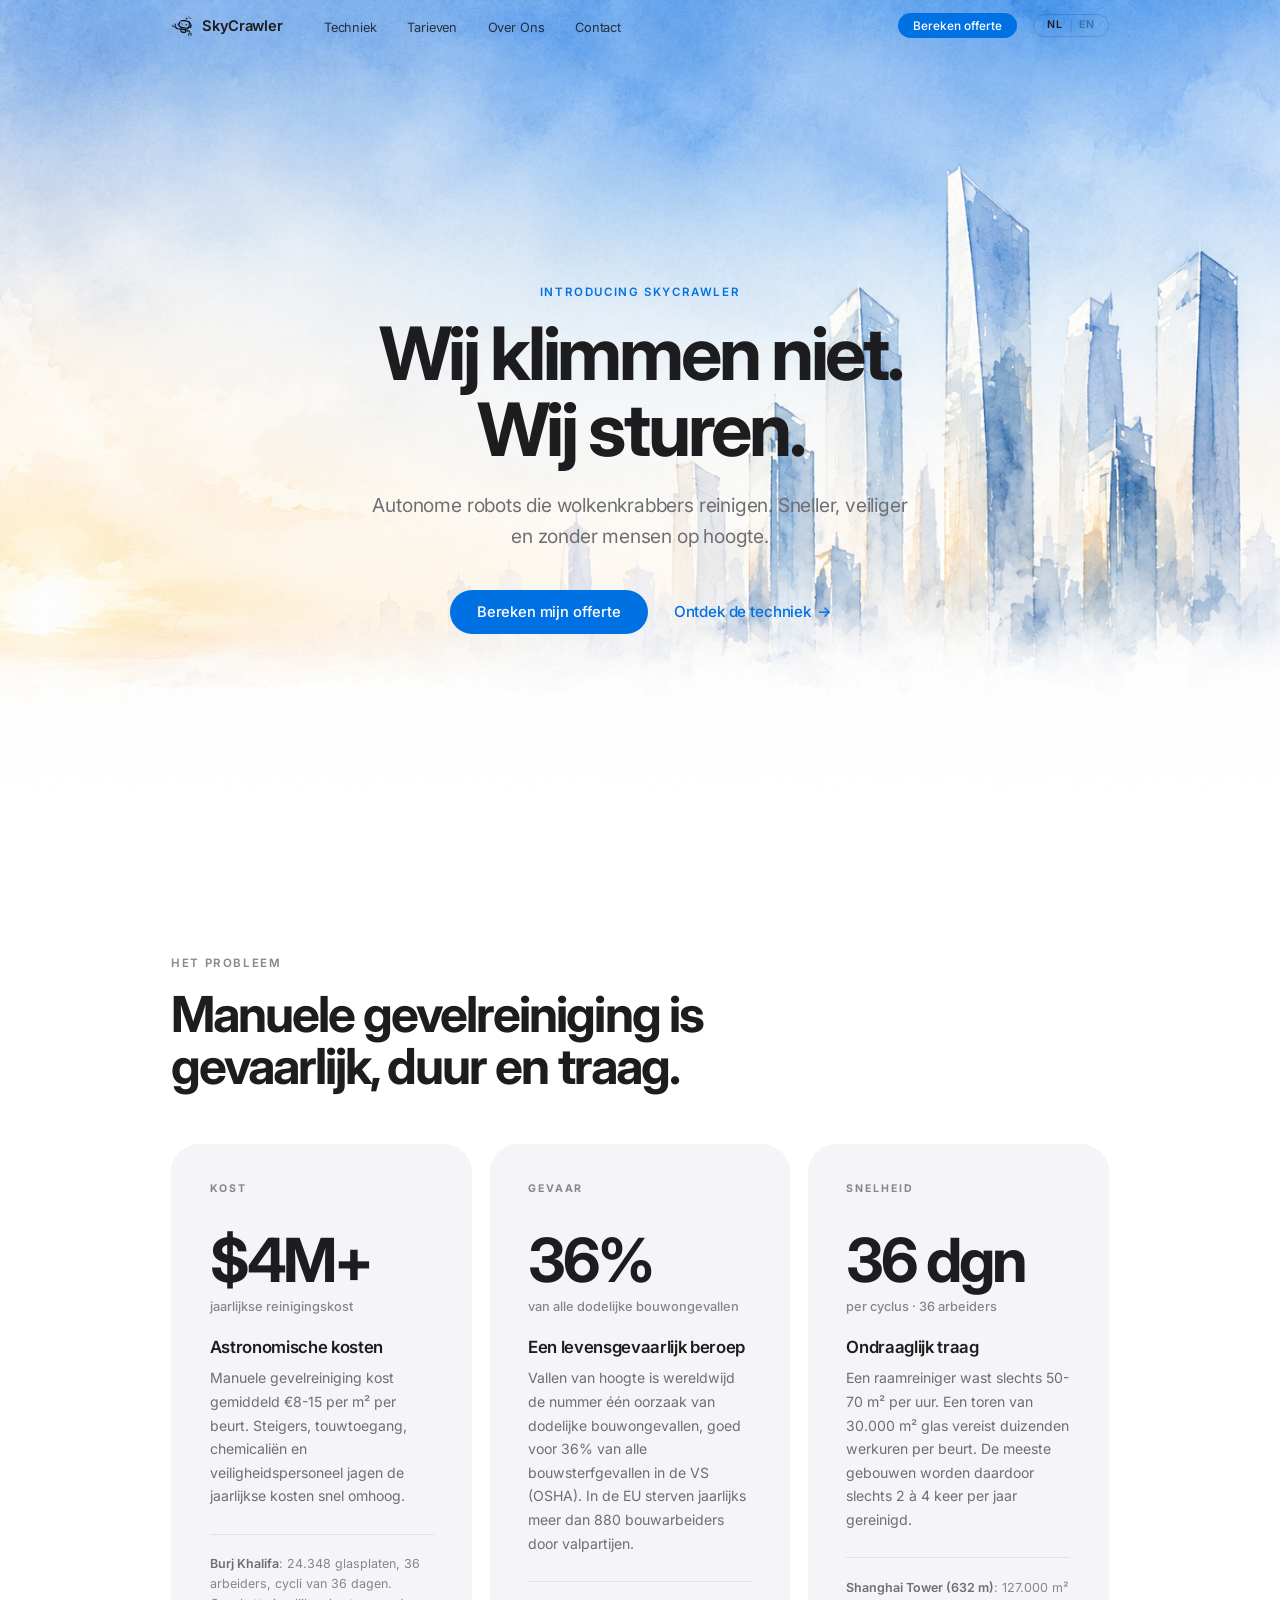
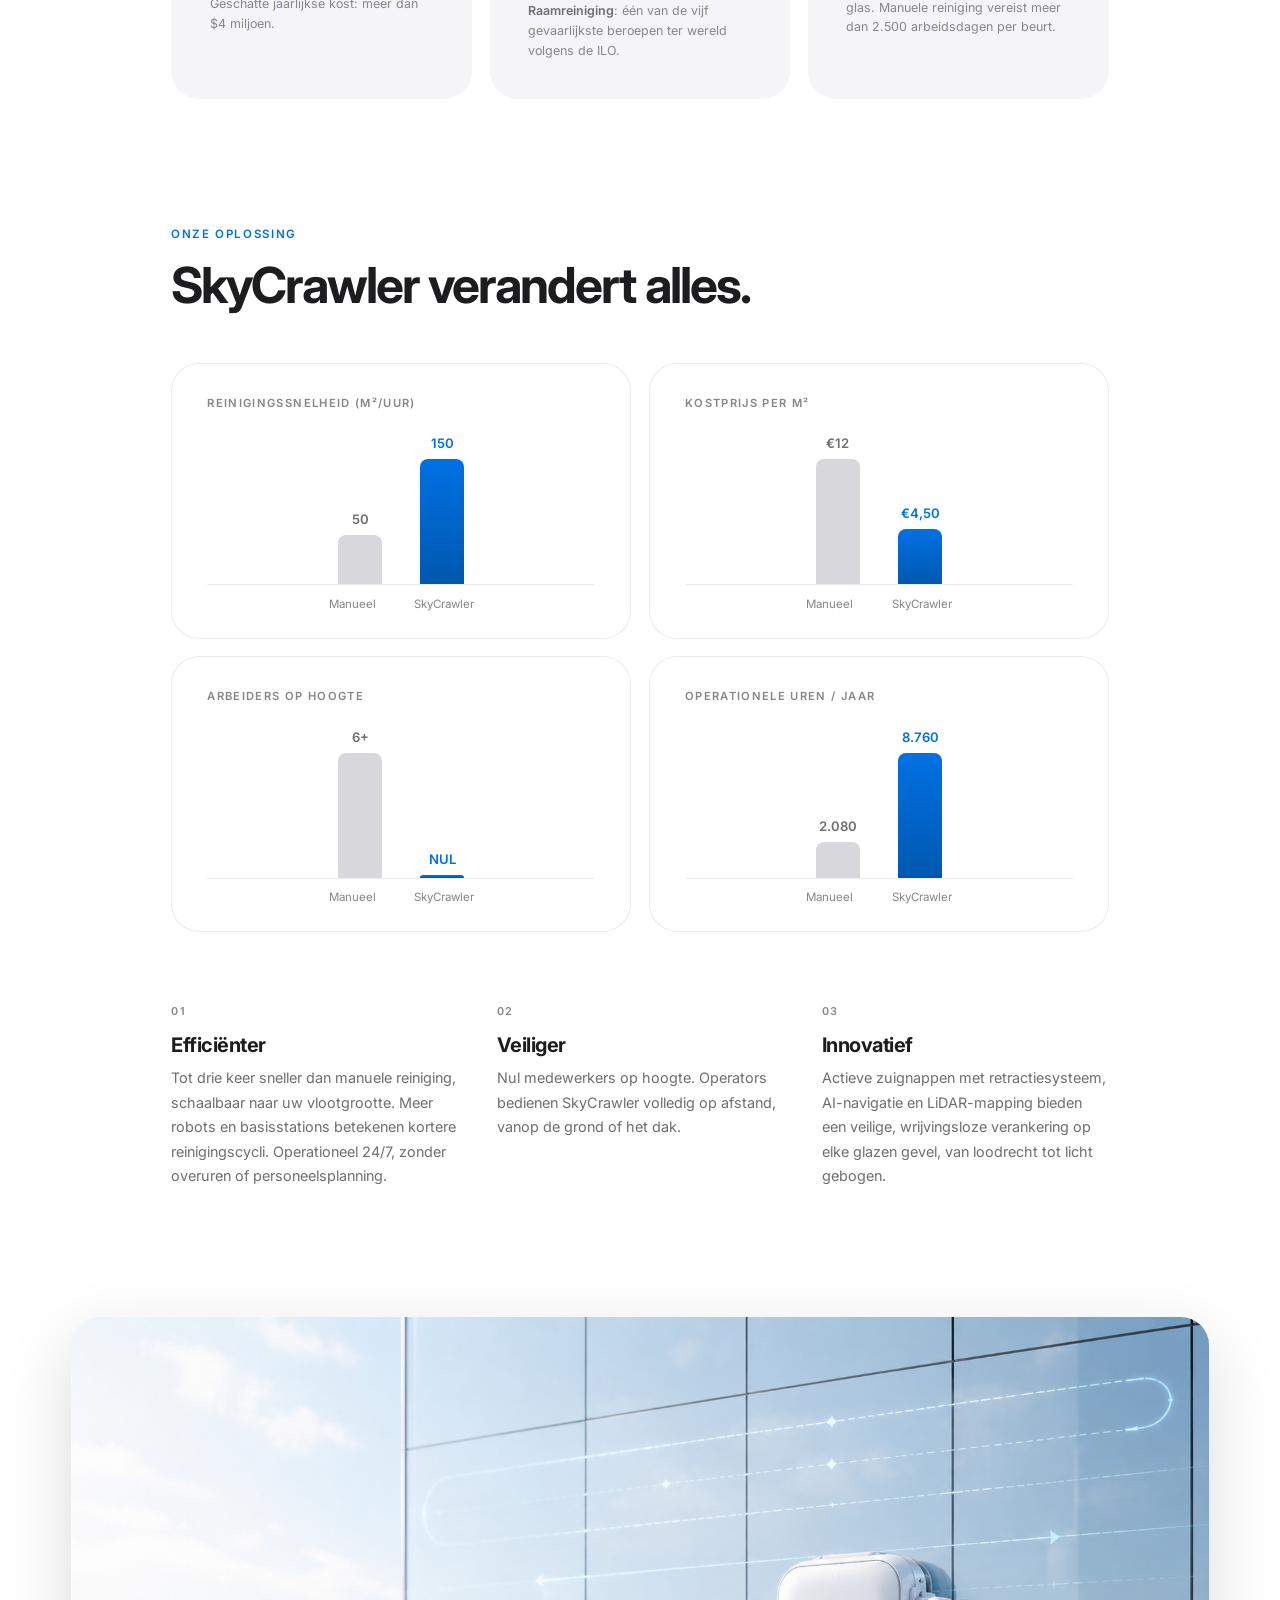
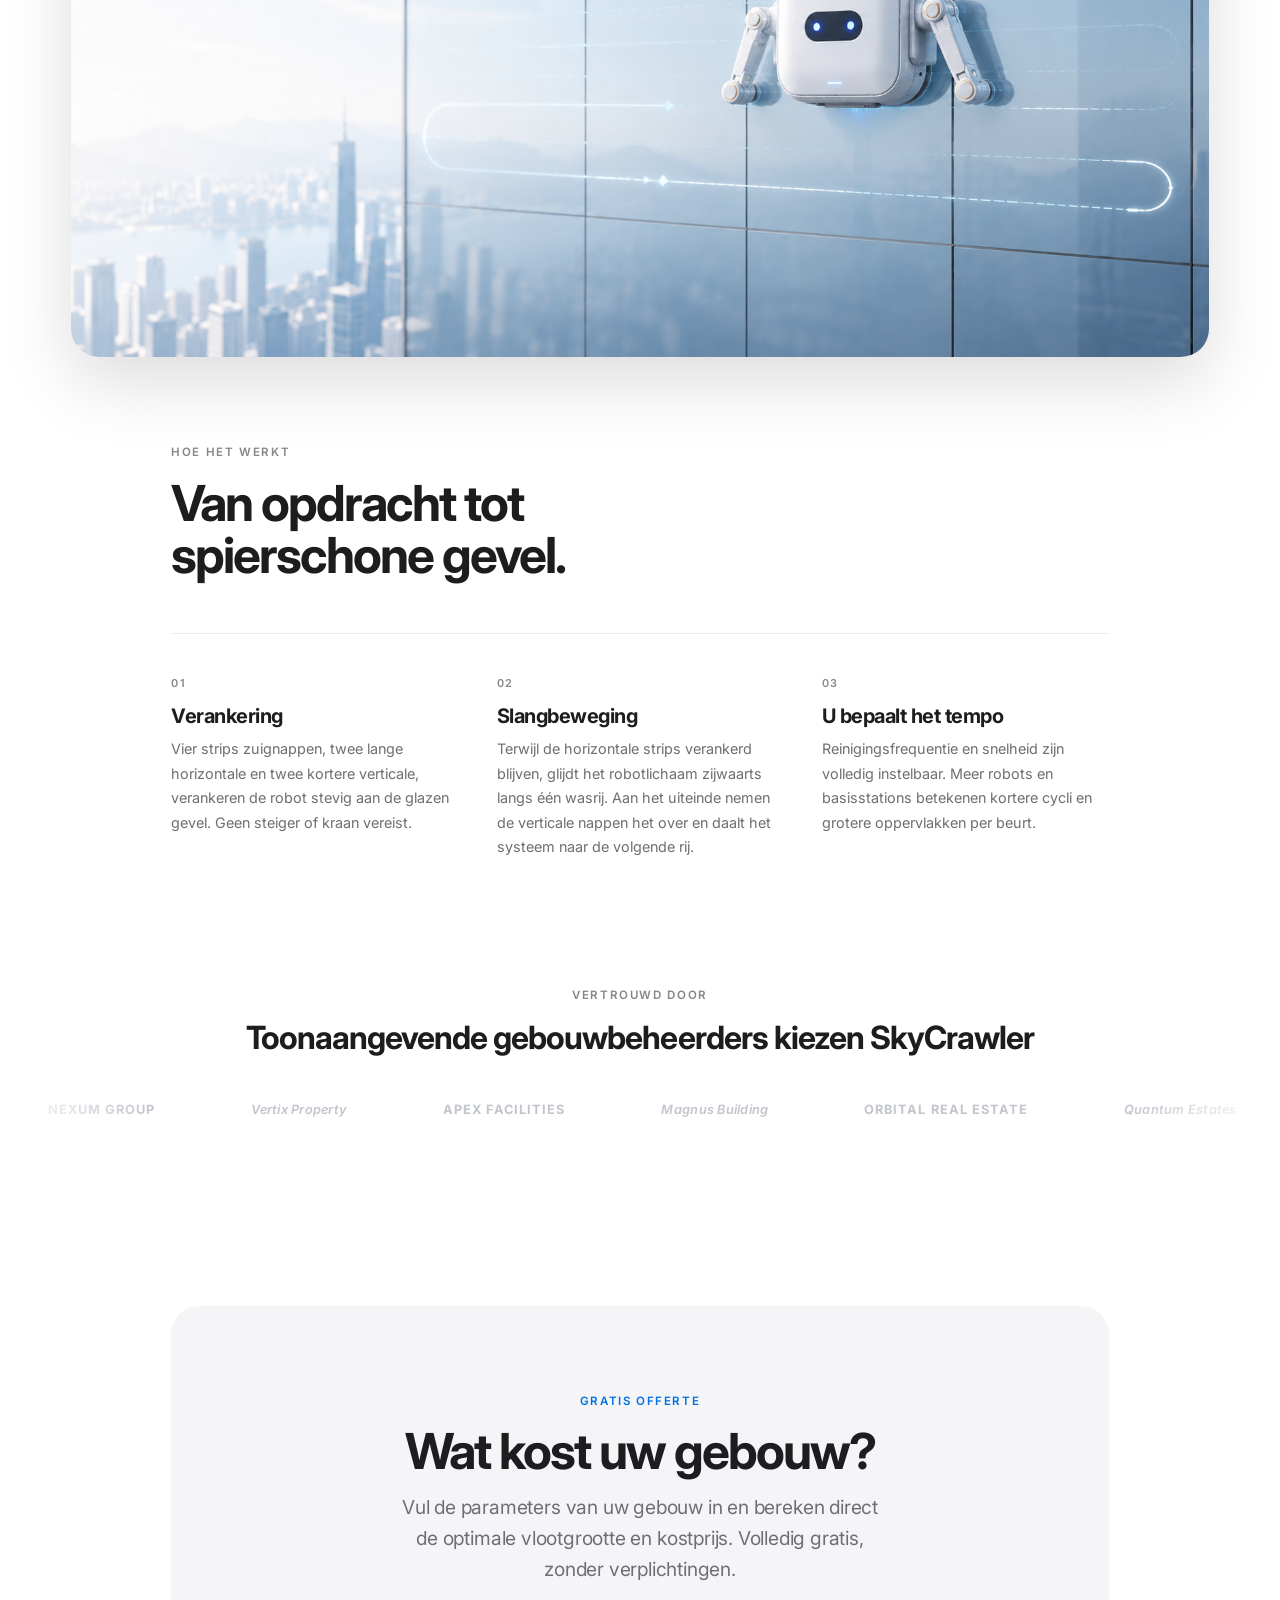
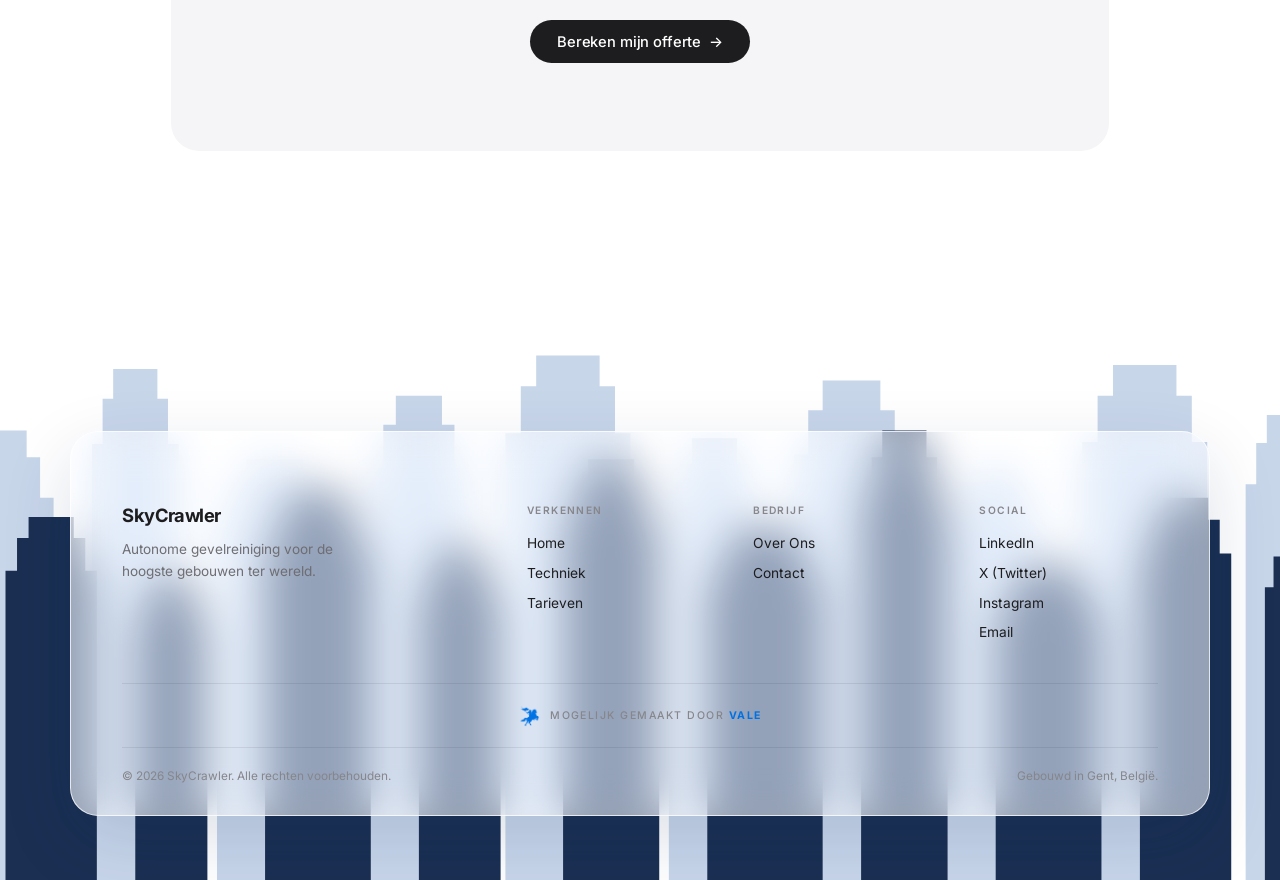
<file: index.html>
<!DOCTYPE html>
<html lang="nl">
<head>
  <meta charset="UTF-8" />
  <meta name="viewport" content="width=device-width, initial-scale=1.0" />
  <title>SkyCrawler | Autonome gevelreiniging</title>
  <meta name="description" content="Autonome robots die wolkenkrabbers reinigen. Sneller, veiliger en zonder mensen op hoogte." />
  <link rel="icon" type="image/png" href="black_robot_logo_transparent.png">
  <link rel="preconnect" href="https://fonts.googleapis.com">
  <link rel="preconnect" href="https://fonts.gstatic.com" crossorigin>
  <link href="https://fonts.googleapis.com/css2?family=Inter:wght@400;500;600;700&display=swap" rel="stylesheet">
  <link rel="stylesheet" href="style.css">
</head>
<body>

  <header class="nav">
    <div class="nav-inner">
      <a class="nav-brand" href="./">
        <img src="black_robot_logo_transparent.png" alt="SkyCrawler logo">
        <span>SkyCrawler</span>
      </a>
      <ul class="nav-links">
        <li><a href="techniek"><span class="t" data-nl="Techniek" data-en="Technology">Techniek</span></a></li>
        <li><a href="tarieven"><span class="t" data-nl="Tarieven" data-en="Pricing">Tarieven</span></a></li>
        <li><a href="businessplan"><span class="t" data-nl="Over Ons" data-en="About Us">Over Ons</span></a></li>
        <li><a href="contact">Contact</a></li>
      </ul>
      <div class="nav-right">
        <a class="nav-cta" href="tarieven#calculator"><span class="t" data-nl="Bereken offerte" data-en="Get a quote">Bereken offerte</span></a>
        <div class="lang-toggle">
          <button class="lang-btn active" data-lang="nl">NL</button>
          <span class="lang-sep">|</span>
          <button class="lang-btn" data-lang="en">EN</button>
        </div>
        <button class="hamburger" aria-label="Menu"><span></span><span></span><span></span></button>
      </div>
    </div>
  </header>
  <div class="mobile-menu">
    <a href="./">Home</a>
    <a href="techniek"><span class="t" data-nl="Techniek" data-en="Technology">Techniek</span></a>
    <a href="tarieven"><span class="t" data-nl="Tarieven" data-en="Pricing">Tarieven</span></a>
    <a href="businessplan"><span class="t" data-nl="Over Ons" data-en="About Us">Over Ons</span></a>
    <a href="contact">Contact</a>
  </div>

  <!-- ══ HERO ══ -->
  <section class="hero hero-full">
    <div class="wrap">
      <p class="eyebrow reveal">Introducing SkyCrawler</p>
      <h1 class="display reveal">
        <span class="t" data-nl="Wij klimmen niet." data-en="We don’t climb.">Wij klimmen niet.</span><br>
        <span class="t" data-nl="Wij sturen." data-en="We steer.">Wij sturen.</span>
      </h1>
      <p class="lede reveal">
        <span class="t"
          data-nl="Autonome robots die wolkenkrabbers reinigen. Sneller, veiliger en zonder mensen op hoogte."
          data-en="Autonomous robots cleaning skyscrapers. Faster, safer, and without humans at height.">
          Autonome robots die wolkenkrabbers reinigen. Sneller, veiliger en zonder mensen op hoogte.
        </span>
      </p>
      <div class="hero-actions reveal">
        <a class="btn btn-primary" href="tarieven#calculator"><span class="t" data-nl="Bereken mijn offerte" data-en="Calculate my quote">Bereken mijn offerte</span></a>
        <a class="btn-link" href="techniek"><span class="t" data-nl="Ontdek de techniek" data-en="Explore the technology">Ontdek de techniek</span> <span class="arr">→</span></a>
      </div>
    </div>
  </section>

  <!-- ══ PROBLEM ══ -->
  <section class="section">
    <div class="wrap">
      <p class="eyebrow muted reveal"><span class="t" data-nl="Het probleem" data-en="The problem">Het probleem</span></p>
      <h2 class="title-lg reveal" style="max-width:640px; margin-bottom:3.2rem;">
        <span class="t"
          data-nl="Manuele gevelreiniging is gevaarlijk, duur en traag."
          data-en="Manual façade cleaning is dangerous, expensive and slow.">
          Manuele gevelreiniging is gevaarlijk, duur en traag.
        </span>
      </h2>
      <div class="grid-3">
        <div class="card stat-card reveal">
          <p class="stat-cat"><span class="t" data-nl="Kost" data-en="Cost">Kost</span></p>
          <p class="stat-big">$4M+</p>
          <p class="stat-unit"><span class="t" data-nl="jaarlijkse reinigingskost" data-en="annual cleaning cost">jaarlijkse reinigingskost</span></p>
          <h3 class="stat-title"><span class="t" data-nl="Astronomische kosten" data-en="Astronomical costs">Astronomische kosten</span></h3>
          <p class="stat-body">
            <span class="t"
              data-nl="Manuele gevelreiniging kost gemiddeld €8-15 per m² per beurt. Steigers, touwtoegang, chemicaliën en veiligheidspersoneel jagen de jaarlijkse kosten snel omhoog."
              data-en="Manual façade cleaning costs €8-15 per m² per cycle on average. Scaffolding, rope access, chemicals and safety crews quickly drive up annual costs.">
              Manuele gevelreiniging kost gemiddeld €8-15 per m² per beurt. Steigers, touwtoegang, chemicaliën en veiligheidspersoneel jagen de jaarlijkse kosten snel omhoog.
            </span>
          </p>
          <p class="stat-note"><strong>Burj Khalifa</strong>: <span class="t"
            data-nl="24.348 glasplaten, 36 arbeiders, cycli van 36 dagen. Geschatte jaarlijkse kost: meer dan $4 miljoen."
            data-en="24,348 glass panels, 36 workers, 36-day cycles. Estimated annual cost: over $4 million.">24.348 glasplaten, 36 arbeiders, cycli van 36 dagen. Geschatte jaarlijkse kost: meer dan $4 miljoen.</span></p>
        </div>
        <div class="card stat-card reveal" style="transition-delay:.08s">
          <p class="stat-cat"><span class="t" data-nl="Gevaar" data-en="Danger">Gevaar</span></p>
          <p class="stat-big">36%</p>
          <p class="stat-unit"><span class="t" data-nl="van alle dodelijke bouwongevallen" data-en="of all fatal construction accidents">van alle dodelijke bouwongevallen</span></p>
          <h3 class="stat-title"><span class="t" data-nl="Een levensgevaarlijk beroep" data-en="A life-threatening profession">Een levensgevaarlijk beroep</span></h3>
          <p class="stat-body">
            <span class="t"
              data-nl="Vallen van hoogte is wereldwijd de nummer één oorzaak van dodelijke bouwongevallen, goed voor 36% van alle bouwsterfgevallen in de VS (OSHA). In de EU sterven jaarlijks meer dan 880 bouwarbeiders door valpartijen."
              data-en="Falls from height are the world’s leading cause of fatal construction accidents, causing 36% of all US construction deaths (OSHA). In the EU, over 880 construction workers die from falls every year.">
              Vallen van hoogte is wereldwijd de nummer één oorzaak van dodelijke bouwongevallen, goed voor 36% van alle bouwsterfgevallen in de VS (OSHA). In de EU sterven jaarlijks meer dan 880 bouwarbeiders door valpartijen.
            </span>
          </p>
          <p class="stat-note"><strong><span class="t" data-nl="Raamreiniging" data-en="Window cleaning">Raamreiniging</span></strong>: <span class="t"
            data-nl="één van de vijf gevaarlijkste beroepen ter wereld volgens de ILO."
            data-en="one of the five most dangerous professions in the world according to the ILO.">één van de vijf gevaarlijkste beroepen ter wereld volgens de ILO.</span></p>
        </div>
        <div class="card stat-card reveal" style="transition-delay:.16s">
          <p class="stat-cat"><span class="t" data-nl="Snelheid" data-en="Speed">Snelheid</span></p>
          <p class="stat-big"><span class="t" data-nl="36 dgn" data-en="36 days">36 dgn</span></p>
          <p class="stat-unit"><span class="t" data-nl="per cyclus · 36 arbeiders" data-en="per cycle · 36 workers">per cyclus · 36 arbeiders</span></p>
          <h3 class="stat-title"><span class="t" data-nl="Ondraaglijk traag" data-en="Unbearably slow">Ondraaglijk traag</span></h3>
          <p class="stat-body">
            <span class="t"
              data-nl="Een raamreiniger wast slechts 50-70 m² per uur. Een toren van 30.000 m² glas vereist duizenden werkuren per beurt. De meeste gebouwen worden daardoor slechts 2 à 4 keer per jaar gereinigd."
              data-en="A window cleaner washes only 50-70 m² per hour. A 30,000 m² glass tower requires thousands of worker-hours per cycle. Most buildings are cleaned only 2-4 times a year.">
              Een raamreiniger wast slechts 50-70 m² per uur. Een toren van 30.000 m² glas vereist duizenden werkuren per beurt. De meeste gebouwen worden daardoor slechts 2 à 4 keer per jaar gereinigd.
            </span>
          </p>
          <p class="stat-note"><strong>Shanghai Tower (632 m)</strong>: <span class="t"
            data-nl="127.000 m² glas. Manuele reiniging vereist meer dan 2.500 arbeidsdagen per beurt."
            data-en="127,000 m² of glass. Manual cleaning requires over 2,500 worker-days per cycle.">127.000 m² glas. Manuele reiniging vereist meer dan 2.500 arbeidsdagen per beurt.</span></p>
        </div>
      </div>
    </div>
  </section>

  <!-- ══ SOLUTION ══ -->
  <section class="section" style="padding-top:0;">
    <div class="wrap">
      <p class="eyebrow reveal"><span class="t" data-nl="Onze oplossing" data-en="Our solution">Onze oplossing</span></p>
      <h2 class="title-lg reveal" style="max-width:640px; margin-bottom:3.2rem;">
        <span class="t" data-nl="SkyCrawler verandert alles." data-en="SkyCrawler changes everything.">SkyCrawler verandert alles.</span>
      </h2>

      <div class="chart-grid" style="margin-bottom:clamp(3rem,6vw,4.5rem);">
        <div class="chart-card reveal" data-chart>
          <p class="chart-hd"><span class="t" data-nl="Reinigingssnelheid (m²/uur)" data-en="Cleaning speed (m²/hour)">Reinigingssnelheid (m²/uur)</span></p>
          <div class="bars">
            <div class="bar-col"><span class="bar-val">50</span><div class="bar grey" style="--h:33%"></div></div>
            <div class="bar-col"><span class="bar-val hi">150</span><div class="bar blue" style="--h:100%"></div></div>
          </div>
          <div class="bar-x"><span><span class="t" data-nl="Manueel" data-en="Manual">Manueel</span></span><span>SkyCrawler</span></div>
        </div>
        <div class="chart-card reveal" data-chart>
          <p class="chart-hd"><span class="t" data-nl="Kostprijs per m²" data-en="Cost per m²">Kostprijs per m²</span></p>
          <div class="bars">
            <div class="bar-col"><span class="bar-val">€12</span><div class="bar grey" style="--h:100%"></div></div>
            <div class="bar-col"><span class="bar-val hi">€4,50</span><div class="bar blue" style="--h:37%"></div></div>
          </div>
          <div class="bar-x"><span><span class="t" data-nl="Manueel" data-en="Manual">Manueel</span></span><span>SkyCrawler</span></div>
        </div>
        <div class="chart-card reveal" data-chart>
          <p class="chart-hd"><span class="t" data-nl="Arbeiders op hoogte" data-en="Workers at height">Arbeiders op hoogte</span></p>
          <div class="bars">
            <div class="bar-col"><span class="bar-val">6+</span><div class="bar grey" style="--h:100%"></div></div>
            <div class="bar-col"><span class="bar-val hi"><span class="t" data-nl="NUL" data-en="ZERO">NUL</span></span><div class="bar blue" style="--h:2%"></div></div>
          </div>
          <div class="bar-x"><span><span class="t" data-nl="Manueel" data-en="Manual">Manueel</span></span><span>SkyCrawler</span></div>
        </div>
        <div class="chart-card reveal" data-chart>
          <p class="chart-hd"><span class="t" data-nl="Operationele uren / jaar" data-en="Operating hours / year">Operationele uren / jaar</span></p>
          <div class="bars">
            <div class="bar-col"><span class="bar-val">2.080</span><div class="bar grey" style="--h:24%"></div></div>
            <div class="bar-col"><span class="bar-val hi">8.760</span><div class="bar blue" style="--h:100%"></div></div>
          </div>
          <div class="bar-x"><span><span class="t" data-nl="Manueel" data-en="Manual">Manueel</span></span><span>SkyCrawler</span></div>
        </div>
      </div>

      <div class="feat-grid">
        <div class="reveal">
          <p class="feat-idx">01</p>
          <h3 class="feat-title"><span class="t" data-nl="Efficiënter" data-en="More efficient">Efficiënter</span></h3>
          <p class="feat-body"><span class="t"
            data-nl="Tot drie keer sneller dan manuele reiniging, schaalbaar naar uw vlootgrootte. Meer robots en basisstations betekenen kortere reinigingscycli. Operationeel 24/7, zonder overuren of personeelsplanning."
            data-en="Up to three times faster than manual cleaning, scalable to your fleet size. More robots and base stations mean shorter cleaning cycles. Operational 24/7 with no overtime or scheduling.">Tot drie keer sneller dan manuele reiniging, schaalbaar naar uw vlootgrootte. Meer robots en basisstations betekenen kortere reinigingscycli. Operationeel 24/7, zonder overuren of personeelsplanning.</span></p>
        </div>
        <div class="reveal" style="transition-delay:.08s">
          <p class="feat-idx">02</p>
          <h3 class="feat-title"><span class="t" data-nl="Veiliger" data-en="Safer">Veiliger</span></h3>
          <p class="feat-body"><span class="t"
            data-nl="Nul medewerkers op hoogte. Operators bedienen SkyCrawler volledig op afstand, vanop de grond of het dak."
            data-en="Zero workers at height. Operators control SkyCrawler entirely remotely, from the ground or rooftop.">Nul medewerkers op hoogte. Operators bedienen SkyCrawler volledig op afstand, vanop de grond of het dak.</span></p>
        </div>
        <div class="reveal" style="transition-delay:.16s">
          <p class="feat-idx">03</p>
          <h3 class="feat-title"><span class="t" data-nl="Innovatief" data-en="Innovative">Innovatief</span></h3>
          <p class="feat-body"><span class="t"
            data-nl="Actieve zuignappen met retractiesysteem, AI-navigatie en LiDAR-mapping bieden een veilige, wrijvingsloze verankering op elke glazen gevel, van loodrecht tot licht gebogen."
            data-en="Active suction pads with a retraction system, AI navigation and LiDAR mapping deliver safe, friction-free anchoring on any glass façade, from vertical to slightly curved.">Actieve zuignappen met retractiesysteem, AI-navigatie en LiDAR-mapping bieden een veilige, wrijvingsloze verankering op elke glazen gevel, van loodrecht tot licht gebogen.</span></p>
        </div>
      </div>
    </div>
  </section>

  <!-- ══ PRODUCT SHOWCASE ══ -->
  <section class="section-tight" style="padding-top:0;">
    <div class="wrap-wide hero-media reveal" style="margin-top:0;">
      <img src="ChatGPT%20Image%20Jun%2027%2C%202026%2C%2011_46_20%20PM.png" alt="SkyCrawler robots aan het werk op een wolkenkrabber" />
    </div>
  </section>

  <!-- ══ HOW IT WORKS ══ -->
  <section class="section" style="padding-top:0;">
    <div class="wrap">
      <p class="eyebrow muted reveal"><span class="t" data-nl="Hoe het werkt" data-en="How it works">Hoe het werkt</span></p>
      <h2 class="title-lg reveal" style="max-width:560px; margin-bottom:3.2rem;">
        <span class="t" data-nl="Van opdracht tot spierschone gevel." data-en="From briefing to spotless façade.">Van opdracht tot spierschone gevel.</span>
      </h2>
      <div class="feat-grid" style="border-top:1px solid var(--hairline); padding-top:2.6rem;">
        <div class="reveal">
          <p class="feat-idx">01</p>
          <h3 class="feat-title"><span class="t" data-nl="Verankering" data-en="Anchoring">Verankering</span></h3>
          <p class="feat-body"><span class="t"
            data-nl="Vier strips zuignappen, twee lange horizontale en twee kortere verticale, verankeren de robot stevig aan de glazen gevel. Geen steiger of kraan vereist."
            data-en="Four suction-pad strips, two long horizontal ones and two shorter vertical ones, anchor the robot firmly to the glass façade. No scaffold or crane required.">Vier strips zuignappen, twee lange horizontale en twee kortere verticale, verankeren de robot stevig aan de glazen gevel. Geen steiger of kraan vereist.</span></p>
        </div>
        <div class="reveal" style="transition-delay:.08s">
          <p class="feat-idx">02</p>
          <h3 class="feat-title"><span class="t" data-nl="Slangbeweging" data-en="Snake movement">Slangbeweging</span></h3>
          <p class="feat-body"><span class="t"
            data-nl="Terwijl de horizontale strips verankerd blijven, glijdt het robotlichaam zijwaarts langs één wasrij. Aan het uiteinde nemen de verticale nappen het over en daalt het systeem naar de volgende rij."
            data-en="While the horizontal strips hold firm, the robot body slides sideways along one cleaning row. At the end, the vertical pads take over and the system drops to the next row.">Terwijl de horizontale strips verankerd blijven, glijdt het robotlichaam zijwaarts langs één wasrij. Aan het uiteinde nemen de verticale nappen het over en daalt het systeem naar de volgende rij.</span></p>
        </div>
        <div class="reveal" style="transition-delay:.16s">
          <p class="feat-idx">03</p>
          <h3 class="feat-title"><span class="t" data-nl="U bepaalt het tempo" data-en="You set the pace">U bepaalt het tempo</span></h3>
          <p class="feat-body"><span class="t"
            data-nl="Reinigingsfrequentie en snelheid zijn volledig instelbaar. Meer robots en basisstations betekenen kortere cycli en grotere oppervlakken per beurt."
            data-en="Cleaning frequency and speed are fully configurable. More robots and base stations mean shorter cycles and larger surfaces per run.">Reinigingsfrequentie en snelheid zijn volledig instelbaar. Meer robots en basisstations betekenen kortere cycli en grotere oppervlakken per beurt.</span></p>
        </div>
      </div>
    </div>
  </section>

  <!-- ══ TRUST ══ -->
  <section class="section-tight" style="padding-top:0;">
    <div class="wrap" style="text-align:center; margin-bottom:2.2rem;">
      <p class="eyebrow muted reveal"><span class="t" data-nl="Vertrouwd door" data-en="Trusted by">Vertrouwd door</span></p>
      <h2 class="title-md reveal"><span class="t" data-nl="Toonaangevende gebouwbeheerders kiezen SkyCrawler" data-en="Leading property managers choose SkyCrawler">Toonaangevende gebouwbeheerders kiezen SkyCrawler</span></h2>
    </div>
    <div class="carousel-outer">
      <div class="carousel-track">
        <span class="logo-item">NEXUM GROUP</span>
        <span class="logo-item serif">Vertix Property</span>
        <span class="logo-item">APEX FACILITIES</span>
        <span class="logo-item serif">Magnus Building</span>
        <span class="logo-item">ORBITAL REAL ESTATE</span>
        <span class="logo-item serif">Quantum Estates</span>
        <span class="logo-item">PINNACLE FM</span>
        <span class="logo-item serif">Tower Prime</span>
        <span class="logo-item">ZENITH ASSETS</span>
        <span class="logo-item serif">Meridian Services</span>
        <span class="logo-item">NEXUM GROUP</span>
        <span class="logo-item serif">Vertix Property</span>
        <span class="logo-item">APEX FACILITIES</span>
        <span class="logo-item serif">Magnus Building</span>
        <span class="logo-item">ORBITAL REAL ESTATE</span>
        <span class="logo-item serif">Quantum Estates</span>
        <span class="logo-item">PINNACLE FM</span>
        <span class="logo-item serif">Tower Prime</span>
        <span class="logo-item">ZENITH ASSETS</span>
        <span class="logo-item serif">Meridian Services</span>
      </div>
    </div>
  </section>

  <!-- ══ QUOTE CTA ══ -->
  <section class="section-tight">
    <div class="wrap">
      <div class="cta-band reveal">
        <p class="eyebrow"><span class="t" data-nl="Gratis offerte" data-en="Free quote">Gratis offerte</span></p>
        <h2 class="title-lg"><span class="t" data-nl="Wat kost uw gebouw?" data-en="What does your building cost?">Wat kost uw gebouw?</span></h2>
        <p class="lede">
          <span class="t"
            data-nl="Vul de parameters van uw gebouw in en bereken direct de optimale vlootgrootte en kostprijs. Volledig gratis, zonder verplichtingen."
            data-en="Enter your building parameters and instantly calculate the optimal fleet size and total cost. Completely free, no obligations.">
            Vul de parameters van uw gebouw in en bereken direct de optimale vlootgrootte en kostprijs. Volledig gratis, zonder verplichtingen.
          </span>
        </p>
        <a href="tarieven#calculator" class="btn btn-dark"><span class="t" data-nl="Bereken mijn offerte" data-en="Calculate my quote">Bereken mijn offerte</span> <span class="arr">→</span></a>
      </div>
    </div>
  </section>

  <footer></footer>
  <script src="main.js"></script>
</body>
</html>
</file>
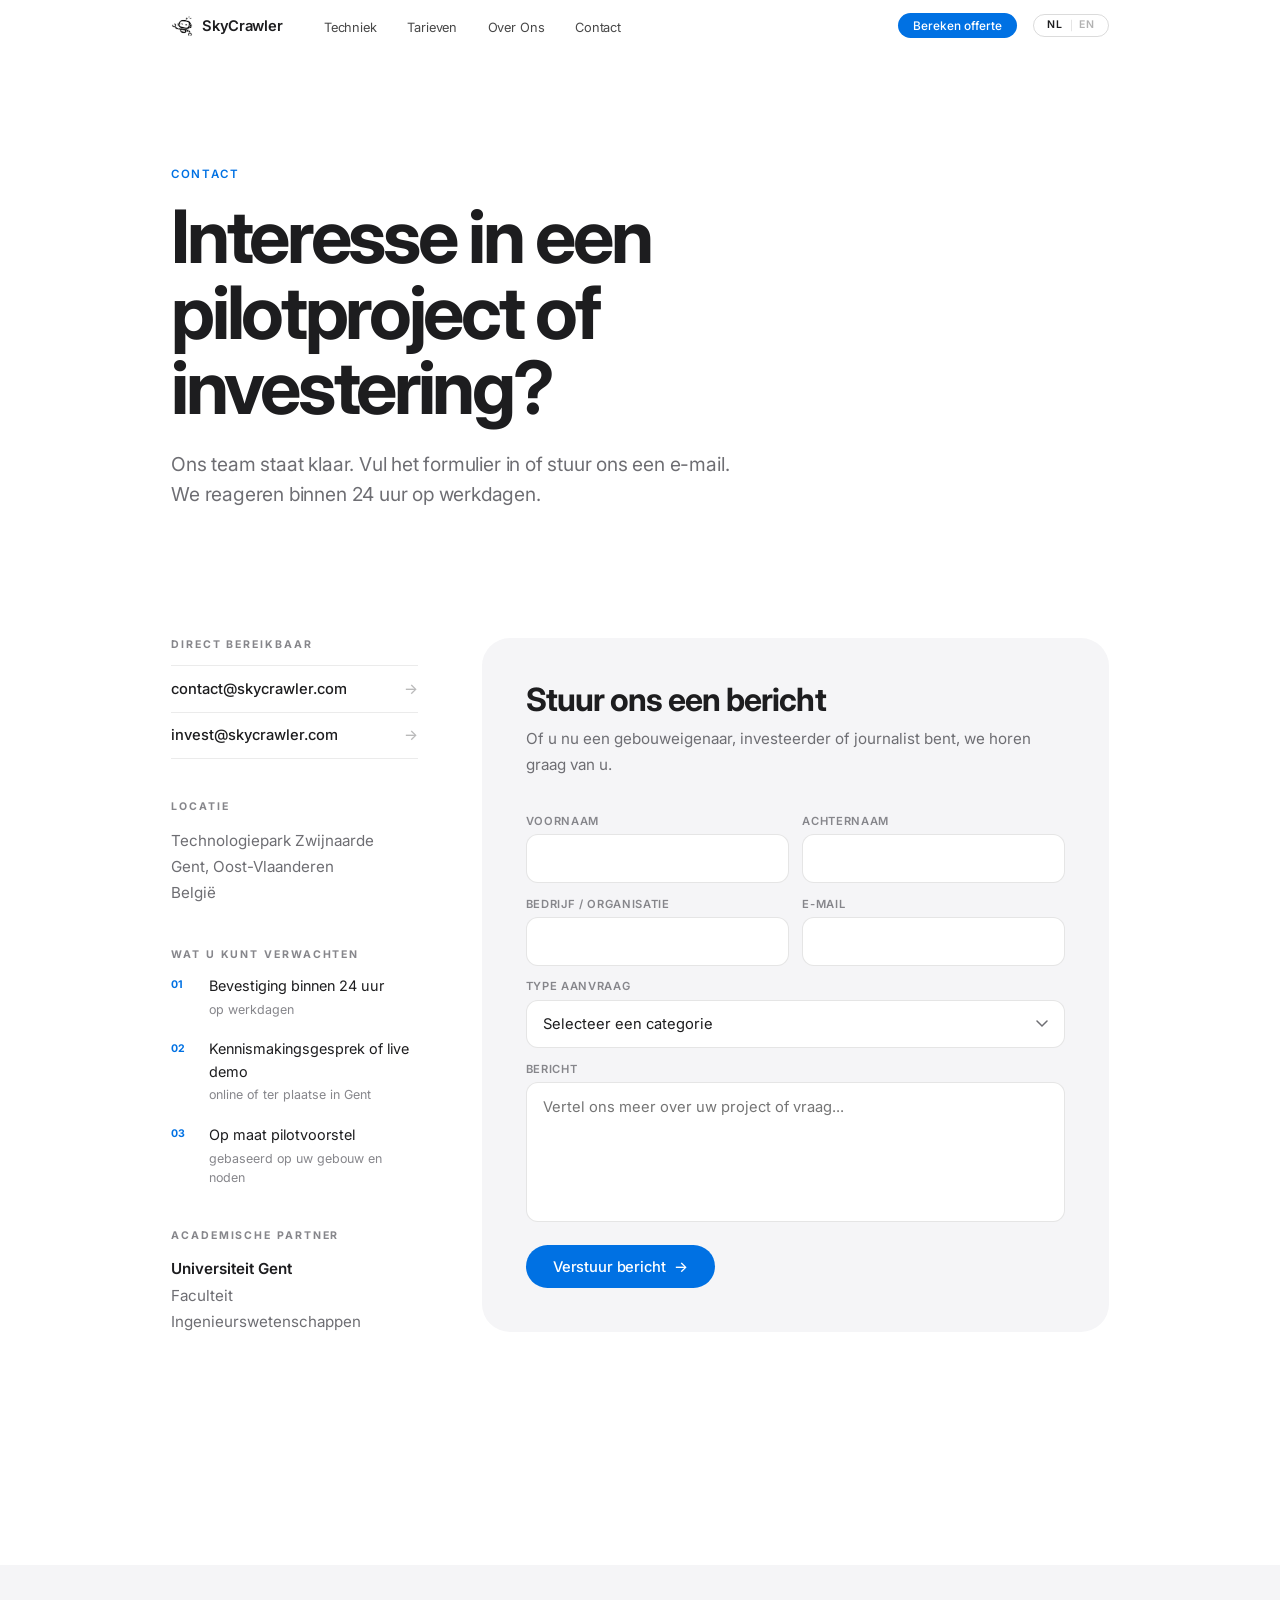
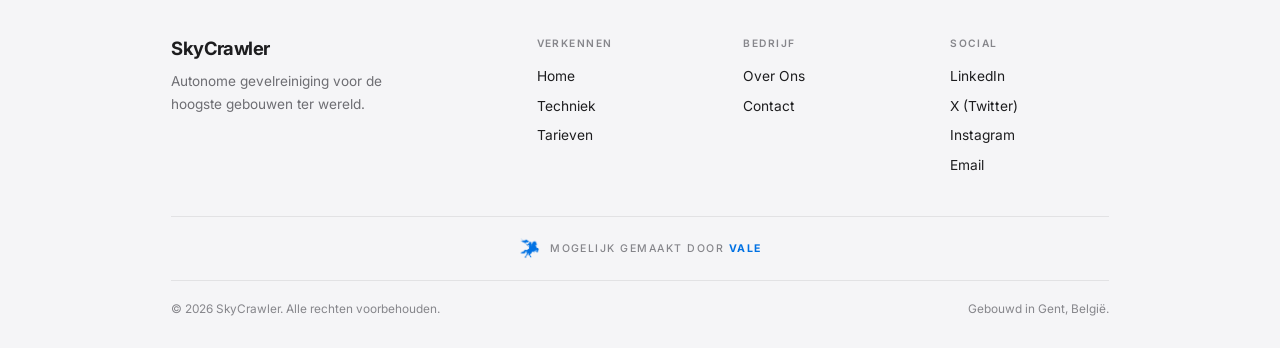
<file: contact.html>
<!DOCTYPE html>
<html lang="nl">
<head>
  <meta charset="UTF-8" />
  <meta name="viewport" content="width=device-width, initial-scale=1.0" />
  <title>SkyCrawler | Contact</title>
  <meta name="description" content="Interesse in een pilotproject of investering? Ons team reageert binnen 24 uur op werkdagen." />
  <link rel="icon" type="image/png" href="black_robot_logo_transparent.png">
  <link rel="preconnect" href="https://fonts.googleapis.com">
  <link rel="preconnect" href="https://fonts.gstatic.com" crossorigin>
  <link href="https://fonts.googleapis.com/css2?family=Inter:wght@400;500;600;700&display=swap" rel="stylesheet">
  <link rel="stylesheet" href="style.css">
</head>
<body>

  <header class="nav">
    <div class="nav-inner">
      <a class="nav-brand" href="./">
        <img src="black_robot_logo_transparent.png" alt="SkyCrawler logo">
        <span>SkyCrawler</span>
      </a>
      <ul class="nav-links">
        <li><a href="techniek"><span class="t" data-nl="Techniek" data-en="Technology">Techniek</span></a></li>
        <li><a href="tarieven"><span class="t" data-nl="Tarieven" data-en="Pricing">Tarieven</span></a></li>
        <li><a href="businessplan"><span class="t" data-nl="Over Ons" data-en="About Us">Over Ons</span></a></li>
        <li><a href="contact">Contact</a></li>
      </ul>
      <div class="nav-right">
        <a class="nav-cta" href="tarieven#calculator"><span class="t" data-nl="Bereken offerte" data-en="Get a quote">Bereken offerte</span></a>
        <div class="lang-toggle">
          <button class="lang-btn active" data-lang="nl">NL</button>
          <span class="lang-sep">|</span>
          <button class="lang-btn" data-lang="en">EN</button>
        </div>
        <button class="hamburger" aria-label="Menu"><span></span><span></span><span></span></button>
      </div>
    </div>
  </header>
  <div class="mobile-menu">
    <a href="./">Home</a>
    <a href="techniek"><span class="t" data-nl="Techniek" data-en="Technology">Techniek</span></a>
    <a href="tarieven"><span class="t" data-nl="Tarieven" data-en="Pricing">Tarieven</span></a>
    <a href="businessplan"><span class="t" data-nl="Over Ons" data-en="About Us">Over Ons</span></a>
    <a href="contact">Contact</a>
  </div>

  <!-- ══ HERO ══ -->
  <section class="hero" style="padding-bottom:0; text-align:left;">
    <div class="wrap">
      <p class="eyebrow reveal">Contact</p>
      <h1 class="display reveal" style="margin:0 0 1.4rem; max-width:720px;">
        <span class="t"
          data-nl="Interesse in een pilotproject of investering?"
          data-en="Interested in a pilot project or investment?">
          Interesse in een pilotproject of investering?
        </span>
      </h1>
      <p class="lede reveal" style="margin:0; max-width:560px;">
        <span class="t"
          data-nl="Ons team staat klaar. Vul het formulier in of stuur ons een e-mail. We reageren binnen 24 uur op werkdagen."
          data-en="Our team is ready. Fill in the form or send us an email. We respond within 24 hours on business days.">
          Ons team staat klaar. Vul het formulier in of stuur ons een e-mail. We reageren binnen 24 uur op werkdagen.
        </span>
      </p>
    </div>
  </section>

  <!-- ══ CONTACT ══ -->
  <section class="section">
    <div class="wrap">
      <div class="contact-grid">

        <!-- LEFT: info -->
        <div>
          <div class="contact-block reveal">
            <p class="info-head"><span class="t" data-nl="Direct bereikbaar" data-en="Direct contact">Direct bereikbaar</span></p>
            <a class="contact-link" href="mailto:contact@skycrawler.com">contact@skycrawler.com <span class="arr">→</span></a>
            <a class="contact-link" href="mailto:invest@skycrawler.com">invest@skycrawler.com <span class="arr">→</span></a>
          </div>

          <div class="contact-block reveal">
            <p class="info-head"><span class="t" data-nl="Locatie" data-en="Location">Locatie</span></p>
            <p class="body-txt">Technologiepark Zwijnaarde<br>
              <span class="t" data-nl="Gent, Oost-Vlaanderen" data-en="Ghent, East Flanders">Gent, Oost-Vlaanderen</span><br>
              <span class="t" data-nl="België" data-en="Belgium">België</span></p>
          </div>

          <div class="contact-block reveal">
            <p class="info-head"><span class="t" data-nl="Wat u kunt verwachten" data-en="What to expect">Wat u kunt verwachten</span></p>
            <div class="step">
              <span class="step-n">01</span>
              <p class="step-txt"><span class="t" data-nl="Bevestiging binnen 24 uur" data-en="Confirmation within 24 hours">Bevestiging binnen 24 uur</span>
                <small><span class="t" data-nl="op werkdagen" data-en="on business days">op werkdagen</span></small></p>
            </div>
            <div class="step">
              <span class="step-n">02</span>
              <p class="step-txt"><span class="t" data-nl="Kennismakingsgesprek of live demo" data-en="Introductory call or live demo">Kennismakingsgesprek of live demo</span>
                <small><span class="t" data-nl="online of ter plaatse in Gent" data-en="online or on-site in Ghent">online of ter plaatse in Gent</span></small></p>
            </div>
            <div class="step">
              <span class="step-n">03</span>
              <p class="step-txt"><span class="t" data-nl="Op maat pilotvoorstel" data-en="Tailored pilot proposal">Op maat pilotvoorstel</span>
                <small><span class="t" data-nl="gebaseerd op uw gebouw en noden" data-en="based on your building and needs">gebaseerd op uw gebouw en noden</span></small></p>
            </div>
          </div>

          <div class="contact-block reveal">
            <p class="info-head"><span class="t" data-nl="Academische partner" data-en="Academic partner">Academische partner</span></p>
            <p class="body-txt"><strong style="color:var(--ink); font-weight:600;"><span class="t" data-nl="Universiteit Gent" data-en="Ghent University">Universiteit Gent</span></strong><br>
              <span class="t" data-nl="Faculteit Ingenieurswetenschappen" data-en="Faculty of Engineering and Architecture">Faculteit Ingenieurswetenschappen</span></p>
          </div>
        </div>

        <!-- RIGHT: form -->
        <div class="form-panel reveal" style="transition-delay:.08s">
          <h2 class="title-md" style="margin-bottom:0.5rem;"><span class="t" data-nl="Stuur ons een bericht" data-en="Send us a message">Stuur ons een bericht</span></h2>
          <p class="body-txt" style="margin-bottom:2.2rem;">
            <span class="t"
              data-nl="Of u nu een gebouweigenaar, investeerder of journalist bent, we horen graag van u."
              data-en="Whether you’re a building owner, investor or journalist, we’d love to hear from you.">
              Of u nu een gebouweigenaar, investeerder of journalist bent, we horen graag van u.
            </span>
          </p>
          <form onsubmit="return false;">
            <div class="form-grid">
              <div class="form-field"><label><span class="t" data-nl="Voornaam" data-en="First name">Voornaam</span></label><input type="text" /></div>
              <div class="form-field"><label><span class="t" data-nl="Achternaam" data-en="Last name">Achternaam</span></label><input type="text" /></div>
              <div class="form-field"><label><span class="t" data-nl="Bedrijf / Organisatie" data-en="Company / Organisation">Bedrijf / Organisatie</span></label><input type="text" /></div>
              <div class="form-field"><label>E-mail</label><input type="email" /></div>
              <div class="form-field form-full">
                <label><span class="t" data-nl="Type aanvraag" data-en="Type of enquiry">Type aanvraag</span></label>
                <select id="subjectSelect">
                  <option value="" disabled selected></option>
                  <option class="t" data-nl="Pilotproject" data-en="Pilot project">Pilotproject</option>
                  <option class="t" data-nl="Investering" data-en="Investment">Investering</option>
                  <option class="t" data-nl="Technische vraag" data-en="Technical question">Technische vraag</option>
                  <option class="t" data-nl="Media / Pers" data-en="Media / Press">Media / Pers</option>
                  <option class="t" data-nl="Andere" data-en="Other">Andere</option>
                </select>
              </div>
              <div class="form-field form-full">
                <label><span class="t" data-nl="Bericht" data-en="Message">Bericht</span></label>
                <textarea data-nl-placeholder="Vertel ons meer over uw project of vraag..." data-en-placeholder="Tell us more about your project or question..." placeholder="Vertel ons meer over uw project of vraag..."></textarea>
              </div>
            </div>
            <button type="submit" class="btn btn-primary" style="margin-top:1.4rem;">
              <span class="t" data-nl="Verstuur bericht" data-en="Send message">Verstuur bericht</span>
              <span class="arr">→</span>
            </button>
          </form>
        </div>

      </div>
    </div>
  </section>

  <footer></footer>
  <script src="main.js"></script>
  <script>
    /* Select placeholder + option translations */
    (function () {
      var sel = document.getElementById('subjectSelect');
      function apply(lang) {
        if (sel && sel.options[0]) sel.options[0].text = lang === 'nl' ? 'Selecteer een categorie' : 'Select a category';
        document.querySelectorAll('select option.t').forEach(function (opt) {
          opt.textContent = lang === 'nl' ? opt.dataset.nl : (opt.dataset.en || opt.dataset.nl);
        });
      }
      document.addEventListener('sc:lang', function (e) { apply(e.detail); });
      var saved = 'nl';
      try { saved = localStorage.getItem('sc-lang') || 'nl'; } catch (e) {}
      apply(saved);
    })();
  </script>
</body>
</html>
</file>
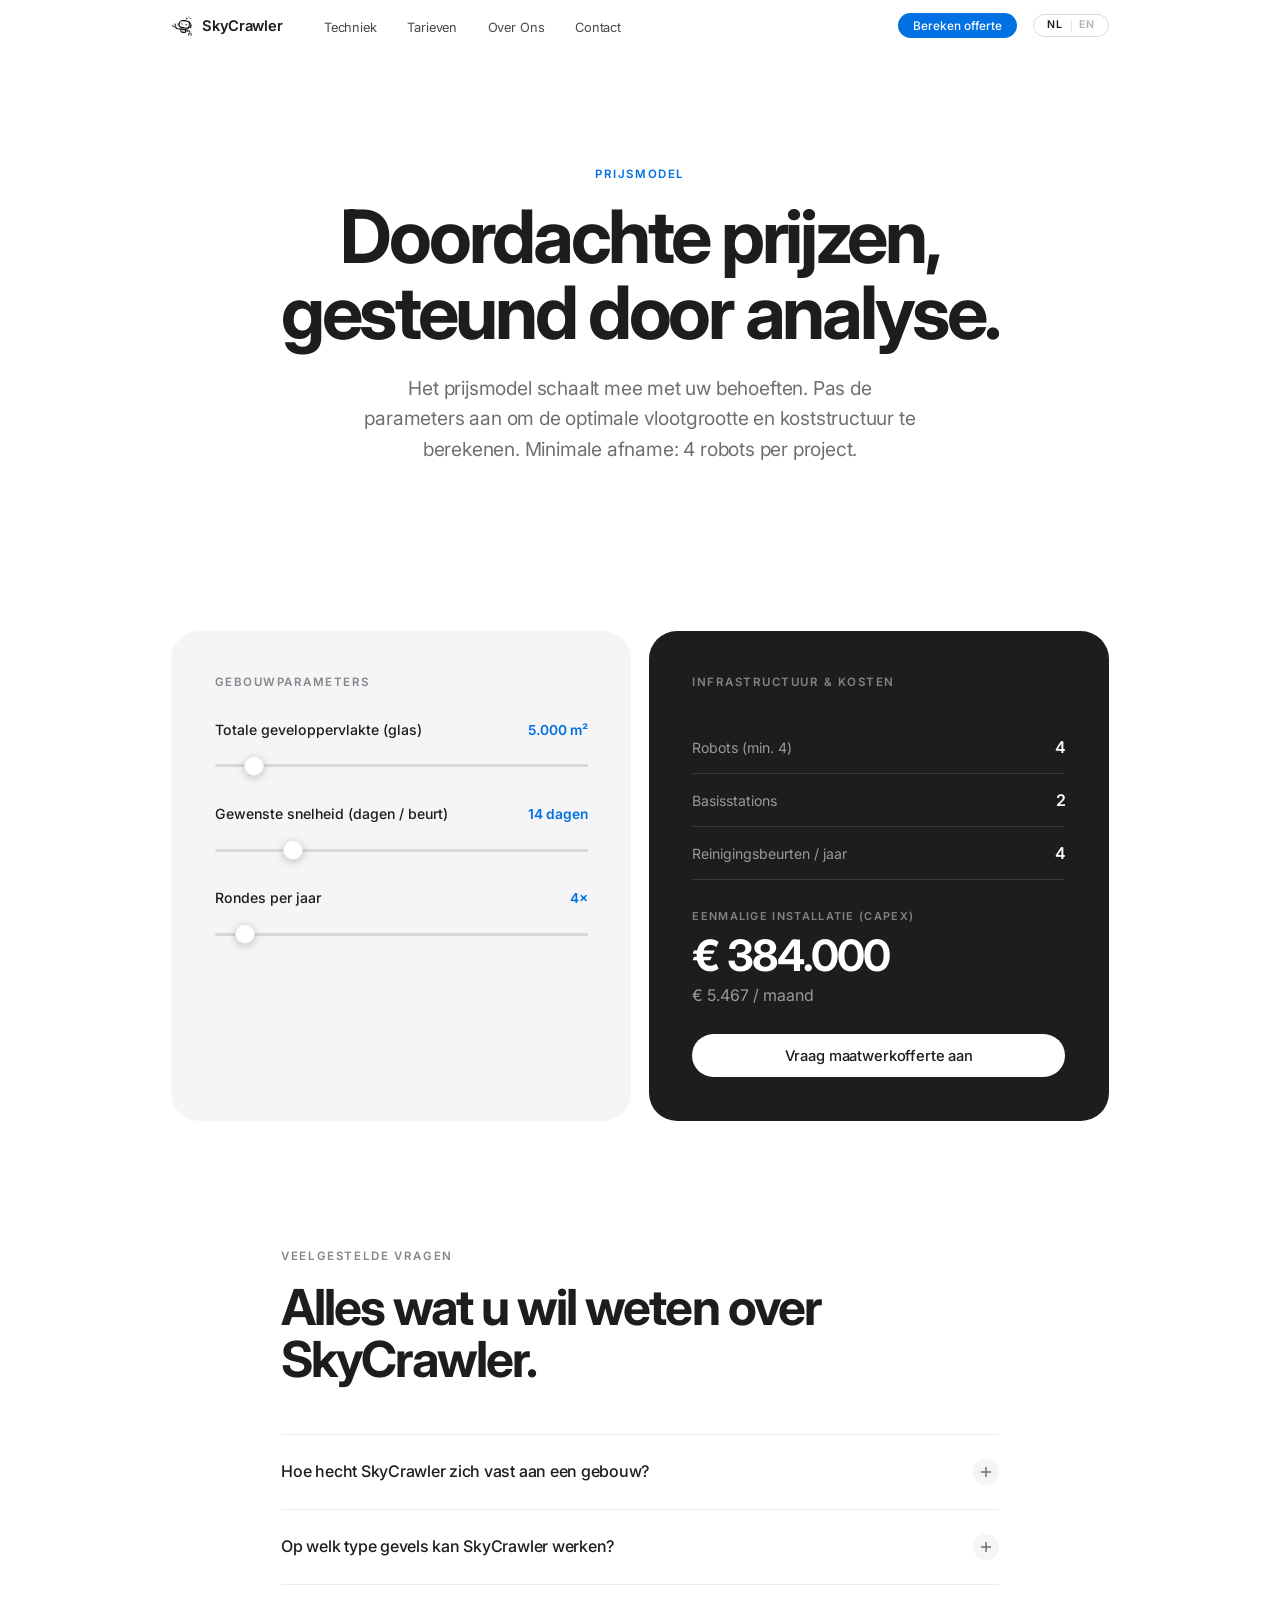
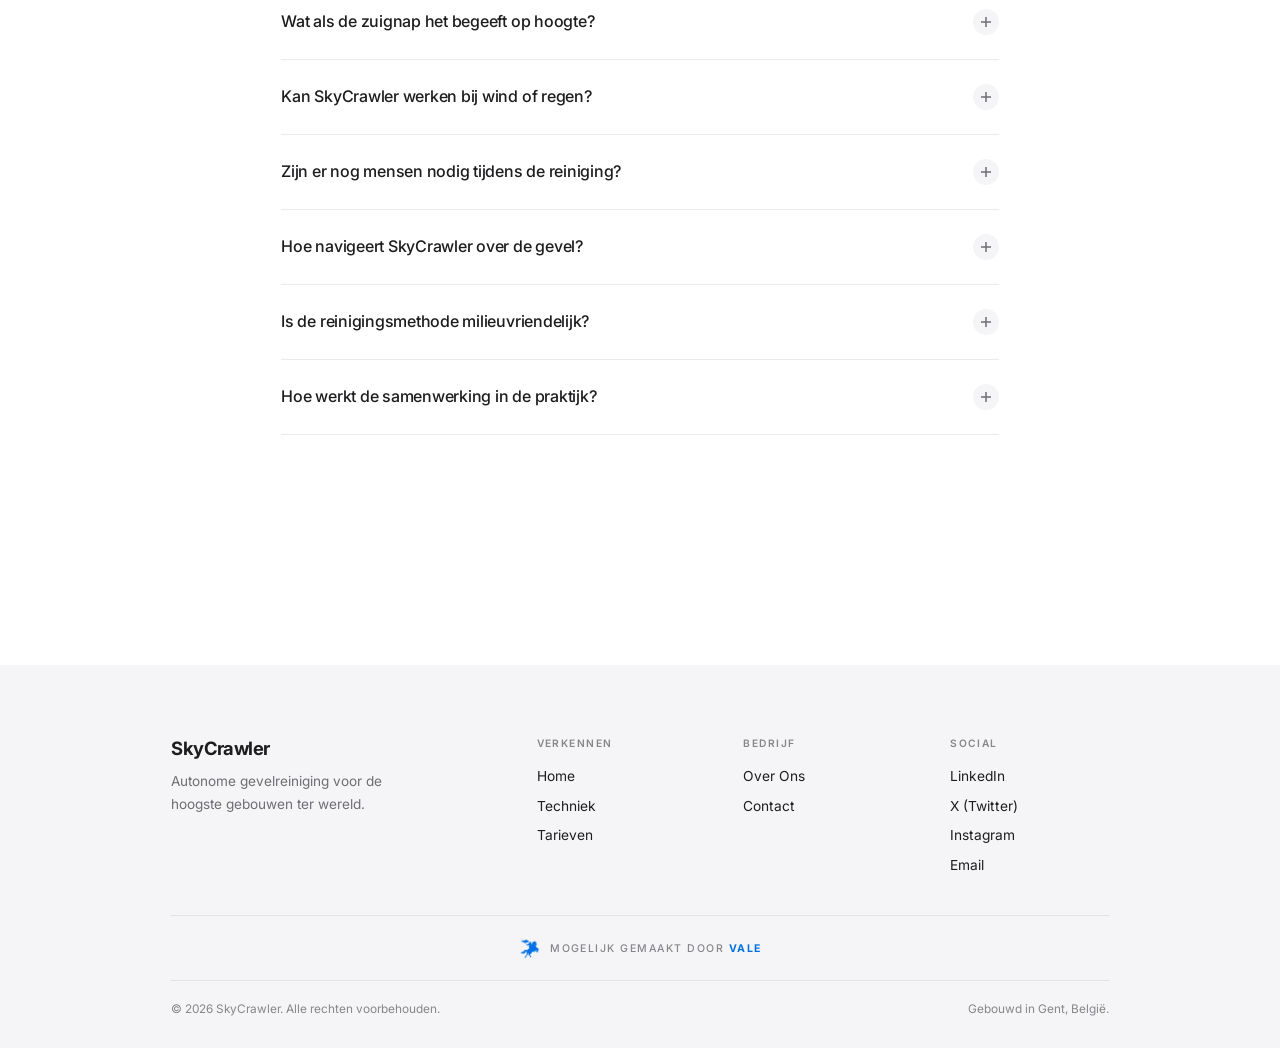
<file: tarieven.html>
<!DOCTYPE html>
<html lang="nl">
<head>
  <meta charset="UTF-8" />
  <meta name="viewport" content="width=device-width, initial-scale=1.0" />
  <title>SkyCrawler | Tarieven</title>
  <meta name="description" content="Doordacht prijsmodel dat meeschaalt met uw gebouw. Bereken direct de optimale vlootgrootte en kostprijs." />
  <link rel="icon" type="image/png" href="black_robot_logo_transparent.png">
  <link rel="preconnect" href="https://fonts.googleapis.com">
  <link rel="preconnect" href="https://fonts.gstatic.com" crossorigin>
  <link href="https://fonts.googleapis.com/css2?family=Inter:wght@400;500;600;700&display=swap" rel="stylesheet">
  <link rel="stylesheet" href="style.css">
</head>
<body>

  <header class="nav">
    <div class="nav-inner">
      <a class="nav-brand" href="./">
        <img src="black_robot_logo_transparent.png" alt="SkyCrawler logo">
        <span>SkyCrawler</span>
      </a>
      <ul class="nav-links">
        <li><a href="techniek"><span class="t" data-nl="Techniek" data-en="Technology">Techniek</span></a></li>
        <li><a href="tarieven"><span class="t" data-nl="Tarieven" data-en="Pricing">Tarieven</span></a></li>
        <li><a href="businessplan"><span class="t" data-nl="Over Ons" data-en="About Us">Over Ons</span></a></li>
        <li><a href="contact">Contact</a></li>
      </ul>
      <div class="nav-right">
        <a class="nav-cta" href="tarieven#calculator"><span class="t" data-nl="Bereken offerte" data-en="Get a quote">Bereken offerte</span></a>
        <div class="lang-toggle">
          <button class="lang-btn active" data-lang="nl">NL</button>
          <span class="lang-sep">|</span>
          <button class="lang-btn" data-lang="en">EN</button>
        </div>
        <button class="hamburger" aria-label="Menu"><span></span><span></span><span></span></button>
      </div>
    </div>
  </header>
  <div class="mobile-menu">
    <a href="./">Home</a>
    <a href="techniek"><span class="t" data-nl="Techniek" data-en="Technology">Techniek</span></a>
    <a href="tarieven"><span class="t" data-nl="Tarieven" data-en="Pricing">Tarieven</span></a>
    <a href="businessplan"><span class="t" data-nl="Over Ons" data-en="About Us">Over Ons</span></a>
    <a href="contact">Contact</a>
  </div>

  <!-- ══ HERO ══ -->
  <section class="hero" style="padding-bottom:0;">
    <div class="wrap">
      <p class="eyebrow reveal"><span class="t" data-nl="Prijsmodel" data-en="Pricing model">Prijsmodel</span></p>
      <h1 class="display reveal">
        <span class="t" data-nl="Doordachte prijzen," data-en="Thoughtful pricing,">Doordachte prijzen,</span><br>
        <span class="t" data-nl="gesteund door analyse." data-en="backed by analysis.">gesteund door analyse.</span>
      </h1>
      <p class="lede reveal">
        <span class="t"
          data-nl="Het prijsmodel schaalt mee met uw behoeften. Pas de parameters aan om de optimale vlootgrootte en koststructuur te berekenen. Minimale afname: 4 robots per project."
          data-en="The pricing model scales with your needs. Adjust the parameters to calculate the optimal fleet size and cost structure. Minimum order: 4 robots per project.">
          Het prijsmodel schaalt mee met uw behoeften. Pas de parameters aan om de optimale vlootgrootte en koststructuur te berekenen. Minimale afname: 4 robots per project.
        </span>
      </p>
    </div>
  </section>

  <!-- ══ CALCULATOR ══ -->
  <section class="section" id="calculator">
    <div class="wrap">
      <div class="calc-grid">
        <div class="calc-panel reveal">
          <p class="panel-title"><span class="t" data-nl="Gebouwparameters" data-en="Building parameters">Gebouwparameters</span></p>

          <div class="field-slider">
            <label><span class="t" data-nl="Totale geveloppervlakte (glas)" data-en="Total façade area (glass)">Totale geveloppervlakte (glas)</span> <output id="oppLabel">5.000 m²</output></label>
            <input type="range" id="opp" min="1000" max="50000" step="500" value="5000">
          </div>

          <div class="field-slider">
            <label><span class="t" data-nl="Gewenste snelheid (dagen / beurt)" data-en="Desired speed (days / cycle)">Gewenste snelheid (dagen / beurt)</span> <output id="snelLabel">14 dagen</output></label>
            <input type="range" id="snel" min="3" max="60" step="1" value="14">
          </div>

          <div class="field-slider" style="margin-bottom:0.5rem;">
            <label><span class="t" data-nl="Rondes per jaar" data-en="Cycles per year">Rondes per jaar</span> <output id="rondesLabel">4×</output></label>
            <input type="range" id="rondes" min="1" max="52" step="1" value="4">
          </div>
        </div>

        <div class="output-panel reveal" style="transition-delay:.08s">
          <p class="panel-title"><span class="t" data-nl="Infrastructuur & kosten" data-en="Infrastructure & costs">Infrastructuur & kosten</span></p>
          <div class="output-row">
            <span class="label"><span class="t" data-nl="Robots (min. 4)" data-en="Robots (min. 4)">Robots (min. 4)</span></span>
            <span class="value" id="outRobots">4</span>
          </div>
          <div class="output-row">
            <span class="label"><span class="t" data-nl="Basisstations" data-en="Base stations">Basisstations</span></span>
            <span class="value" id="outStations">2</span>
          </div>
          <div class="output-row">
            <span class="label"><span class="t" data-nl="Reinigingsbeurten / jaar" data-en="Cleaning cycles / year">Reinigingsbeurten / jaar</span></span>
            <span class="value" id="outRondes">4</span>
          </div>
          <div class="output-total">
            <p class="label"><span class="t" data-nl="Eenmalige installatie (CapEx)" data-en="One-time installation (CapEx)">Eenmalige installatie (CapEx)</span></p>
            <p class="capex" id="outCapex">€ -</p>
            <p class="opex" id="outOpex">€ - / maand</p>
          </div>
          <a href="contact" class="btn"><span class="t" data-nl="Vraag maatwerkofferte aan" data-en="Request a custom quote">Vraag maatwerkofferte aan</span></a>
        </div>
      </div>
    </div>
  </section>

  <!-- ══ FAQ ══ -->
  <section class="section" style="padding-top:0;">
    <div class="wrap" style="max-width:820px;">
      <p class="eyebrow muted reveal"><span class="t" data-nl="Veelgestelde vragen" data-en="Frequently asked questions">Veelgestelde vragen</span></p>
      <h2 class="title-lg reveal" style="margin-bottom:3rem;">
        <span class="t" data-nl="Alles wat u wil weten over SkyCrawler." data-en="Everything you want to know about SkyCrawler.">Alles wat u wil weten over SkyCrawler.</span>
      </h2>
      <div class="faq-list reveal">

        <div class="faq-item">
          <button class="faq-question" aria-expanded="false">
            <span class="faq-q-text"><span class="t" data-nl="Hoe hecht SkyCrawler zich vast aan een gebouw?" data-en="How does SkyCrawler attach to a building?">Hoe hecht SkyCrawler zich vast aan een gebouw?</span></span>
            <span class="faq-icon"><svg width="10" height="10" viewBox="0 0 10 10" fill="none"><line x1="5" y1="0" x2="5" y2="10" stroke="currentColor" stroke-width="1.5"/><line x1="0" y1="5" x2="10" y2="5" stroke="currentColor" stroke-width="1.5"/></svg></span>
          </button>
          <div class="faq-answer-wrap"><p class="faq-answer"><span class="t"
            data-nl="SkyCrawler gebruikt een systeem van industriële vacuümzuignappen die een constante negatieve druk op de gevelplaat houden. Elke zuignap werkt onafhankelijk, zodat het systeem op koers blijft, ook bij kleine oneffenheden in de gevel of tijdelijke drukvariaties door wind."
            data-en="SkyCrawler uses a system of industrial vacuum suction cups that maintain constant negative pressure against the facade panel. Each cup operates independently, keeping the system on track even across minor surface irregularities or temporary pressure variations caused by wind.">SkyCrawler gebruikt een systeem van industriële vacuümzuignappen die een constante negatieve druk op de gevelplaat houden. Elke zuignap werkt onafhankelijk, zodat het systeem op koers blijft, ook bij kleine oneffenheden in de gevel of tijdelijke drukvariaties door wind.</span></p></div>
        </div>

        <div class="faq-item">
          <button class="faq-question" aria-expanded="false">
            <span class="faq-q-text"><span class="t" data-nl="Op welk type gevels kan SkyCrawler werken?" data-en="What types of facades can SkyCrawler work on?">Op welk type gevels kan SkyCrawler werken?</span></span>
            <span class="faq-icon"><svg width="10" height="10" viewBox="0 0 10 10" fill="none"><line x1="5" y1="0" x2="5" y2="10" stroke="currentColor" stroke-width="1.5"/><line x1="0" y1="5" x2="10" y2="5" stroke="currentColor" stroke-width="1.5"/></svg></span>
          </button>
          <div class="faq-answer-wrap"><p class="faq-answer"><span class="t"
            data-nl="Het systeem is ontworpen voor vlakke en licht gebogen glazen gevels, het meest voorkomende type bij moderne hoogbouw en kantoorgebouwen. Samengestelde materialen zoals gecoat aluminium of geëmailleerd glas zijn eveneens compatibel. Sterk geprofileerde of poreuze gevelmaterialen zijn momenteel buiten bereik."
            data-en="The system is designed for flat and mildly curved glass facades, the most common type on modern high-rises and office buildings. Composite materials such as coated aluminium or enamelled glass are also compatible. Heavily profiled or porous facade materials are currently outside scope.">Het systeem is ontworpen voor vlakke en licht gebogen glazen gevels, het meest voorkomende type bij moderne hoogbouw en kantoorgebouwen. Samengestelde materialen zoals gecoat aluminium of geëmailleerd glas zijn eveneens compatibel. Sterk geprofileerde of poreuze gevelmaterialen zijn momenteel buiten bereik.</span></p></div>
        </div>

        <div class="faq-item">
          <button class="faq-question" aria-expanded="false">
            <span class="faq-q-text"><span class="t" data-nl="Wat als de zuignap het begeeft op hoogte?" data-en="What happens if a suction cup fails at height?">Wat als de zuignap het begeeft op hoogte?</span></span>
            <span class="faq-icon"><svg width="10" height="10" viewBox="0 0 10 10" fill="none"><line x1="5" y1="0" x2="5" y2="10" stroke="currentColor" stroke-width="1.5"/><line x1="0" y1="5" x2="10" y2="5" stroke="currentColor" stroke-width="1.5"/></svg></span>
          </button>
          <div class="faq-answer-wrap"><p class="faq-answer"><span class="t"
            data-nl="SkyCrawler werkt met meerdere redundante zuignappen tegelijk. Een drukdaling in één module triggert onmiddellijk een compensatieprotocol: het systeem vergrendelt zijn positie en geeft een alarm via de beheerinterface. Bovendien is het platform verbonden met een fysieke veiligheidskabel die een vrije val in alle omstandigheden verhindert."
            data-en="SkyCrawler operates with multiple redundant suction cups simultaneously. A pressure drop in one module immediately triggers a compensation protocol: the system locks its position and sends an alert via the management interface. Additionally, the platform is connected to a physical safety tether that prevents free fall under all circumstances.">SkyCrawler werkt met meerdere redundante zuignappen tegelijk. Een drukdaling in één module triggert onmiddellijk een compensatieprotocol: het systeem vergrendelt zijn positie en geeft een alarm via de beheerinterface. Bovendien is het platform verbonden met een fysieke veiligheidskabel die een vrije val in alle omstandigheden verhindert.</span></p></div>
        </div>

        <div class="faq-item">
          <button class="faq-question" aria-expanded="false">
            <span class="faq-q-text"><span class="t" data-nl="Kan SkyCrawler werken bij wind of regen?" data-en="Can SkyCrawler operate in wind or rain?">Kan SkyCrawler werken bij wind of regen?</span></span>
            <span class="faq-icon"><svg width="10" height="10" viewBox="0 0 10 10" fill="none"><line x1="5" y1="0" x2="5" y2="10" stroke="currentColor" stroke-width="1.5"/><line x1="0" y1="5" x2="10" y2="5" stroke="currentColor" stroke-width="1.5"/></svg></span>
          </button>
          <div class="faq-answer-wrap"><p class="faq-answer"><span class="t"
            data-nl="SkyCrawler is ontworpen om te opereren bij windsnelheden tot 40 km/u en bij lichte neerslag. De AI-module past het reinigingsschema automatisch aan op basis van weerdata: bij ongunstige condities wordt de taak gepauzeerd en hernomen zodra het veilig is. Nachtwerk, wanneer wind doorgaans lager is, wordt actief benut."
            data-en="SkyCrawler is designed to operate in wind speeds up to 40 km/h and in light precipitation. The AI module automatically adjusts the cleaning schedule based on weather data: when conditions are unfavourable, the task is paused and resumed as soon as it is safe to do so. Night operations, when wind is typically lower, are actively leveraged.">SkyCrawler is ontworpen om te opereren bij windsnelheden tot 40 km/u en bij lichte neerslag. De AI-module past het reinigingsschema automatisch aan op basis van weerdata: bij ongunstige condities wordt de taak gepauzeerd en hernomen zodra het veilig is. Nachtwerk, wanneer wind doorgaans lager is, wordt actief benut.</span></p></div>
        </div>

        <div class="faq-item">
          <button class="faq-question" aria-expanded="false">
            <span class="faq-q-text"><span class="t" data-nl="Zijn er nog mensen nodig tijdens de reiniging?" data-en="Are workers still needed during a cleaning run?">Zijn er nog mensen nodig tijdens de reiniging?</span></span>
            <span class="faq-icon"><svg width="10" height="10" viewBox="0 0 10 10" fill="none"><line x1="5" y1="0" x2="5" y2="10" stroke="currentColor" stroke-width="1.5"/><line x1="0" y1="5" x2="10" y2="5" stroke="currentColor" stroke-width="1.5"/></svg></span>
          </button>
          <div class="faq-answer-wrap"><p class="faq-answer"><span class="t"
            data-nl="Nee. Zodra SkyCrawler is gemonteerd en de reinigingsroute is ingesteld, verloopt het proces volledig autonoom. Een SkyCrawler-technieker staat op afstand beschikbaar voor monitoring en interventie. Er zijn geen werkers op hoogte vereist, wat zowel de veiligheidsrisico's als de personeelskosten drastisch vermindert."
            data-en="No. Once SkyCrawler is mounted and the cleaning route is configured, the process runs fully autonomously. A SkyCrawler technician is available remotely for monitoring and intervention. No workers at height are required, which drastically reduces both safety risks and labour costs.">Nee. Zodra SkyCrawler is gemonteerd en de reinigingsroute is ingesteld, verloopt het proces volledig autonoom. Een SkyCrawler-technieker staat op afstand beschikbaar voor monitoring en interventie. Er zijn geen werkers op hoogte vereist, wat zowel de veiligheidsrisico's als de personeelskosten drastisch vermindert.</span></p></div>
        </div>

        <div class="faq-item">
          <button class="faq-question" aria-expanded="false">
            <span class="faq-q-text"><span class="t" data-nl="Hoe navigeert SkyCrawler over de gevel?" data-en="How does SkyCrawler navigate across the facade?">Hoe navigeert SkyCrawler over de gevel?</span></span>
            <span class="faq-icon"><svg width="10" height="10" viewBox="0 0 10 10" fill="none"><line x1="5" y1="0" x2="5" y2="10" stroke="currentColor" stroke-width="1.5"/><line x1="0" y1="5" x2="10" y2="5" stroke="currentColor" stroke-width="1.5"/></svg></span>
          </button>
          <div class="faq-answer-wrap"><p class="faq-answer"><span class="t"
            data-nl="De navigatie combineert LiDAR-puntenwolken, inertiale sensoren en een digitale gebouwplattegrond die vooraf wordt ingeladen. De AI vergelijkt continu de verwachte met de werkelijke positie en corrigeert kleine afwijkingen in realtime. Gevelelementen zoals raamkaders en ventilatieopeningen worden automatisch herkend en omzeild."
            data-en="Navigation combines LiDAR point clouds, inertial sensors and a digital building map loaded in advance. The AI continuously compares expected versus actual position and corrects small deviations in real time. Facade elements such as window frames and ventilation openings are automatically identified and avoided.">De navigatie combineert LiDAR-puntenwolken, inertiale sensoren en een digitale gebouwplattegrond die vooraf wordt ingeladen. De AI vergelijkt continu de verwachte met de werkelijke positie en corrigeert kleine afwijkingen in realtime. Gevelelementen zoals raamkaders en ventilatieopeningen worden automatisch herkend en omzeild.</span></p></div>
        </div>

        <div class="faq-item">
          <button class="faq-question" aria-expanded="false">
            <span class="faq-q-text"><span class="t" data-nl="Is de reinigingsmethode milieuvriendelijk?" data-en="Is the cleaning method environmentally friendly?">Is de reinigingsmethode milieuvriendelijk?</span></span>
            <span class="faq-icon"><svg width="10" height="10" viewBox="0 0 10 10" fill="none"><line x1="5" y1="0" x2="5" y2="10" stroke="currentColor" stroke-width="1.5"/><line x1="0" y1="5" x2="10" y2="5" stroke="currentColor" stroke-width="1.5"/></svg></span>
          </button>
          <div class="faq-answer-wrap"><p class="faq-answer"><span class="t"
            data-nl="SkyCrawler werkt met gefilterd regenwater en sterk gereduceerde zeephoeveelheden, gecombineerd met microvezelborstels die vuil mechanisch losmaken. Het waterverbruik ligt 70-80% lager dan bij traditionele gevelreiniging. Er worden geen agressieve chemicaliën gebruikt en afvalwater wordt intern gefilterd voor hergebruik."
            data-en="SkyCrawler operates with filtered rainwater and significantly reduced soap quantities, combined with microfibre brushes that loosen dirt mechanically. Water consumption is 70-80% lower than traditional facade cleaning. No aggressive chemicals are used and wastewater is internally filtered for reuse.">SkyCrawler werkt met gefilterd regenwater en sterk gereduceerde zeephoeveelheden, gecombineerd met microvezelborstels die vuil mechanisch losmaken. Het waterverbruik ligt 70-80% lager dan bij traditionele gevelreiniging. Er worden geen agressieve chemicaliën gebruikt en afvalwater wordt intern gefilterd voor hergebruik.</span></p></div>
        </div>

        <div class="faq-item">
          <button class="faq-question" aria-expanded="false">
            <span class="faq-q-text"><span class="t" data-nl="Hoe werkt de samenwerking in de praktijk?" data-en="How does the partnership work in practice?">Hoe werkt de samenwerking in de praktijk?</span></span>
            <span class="faq-icon"><svg width="10" height="10" viewBox="0 0 10 10" fill="none"><line x1="5" y1="0" x2="5" y2="10" stroke="currentColor" stroke-width="1.5"/><line x1="0" y1="5" x2="10" y2="5" stroke="currentColor" stroke-width="1.5"/></svg></span>
          </button>
          <div class="faq-answer-wrap"><p class="faq-answer"><span class="t"
            data-nl="We starten met een gebouwscan en een vrijblijvend pilotvoorstel op maat. Na akkoord zorgt ons team voor installatie, configuratie en de eerste reinigingsrun, inclusief een gedetailleerd rapport. Daarna draait SkyCrawler op een vaste planning die u via ons dashboard kunt volgen en aanpassen."
            data-en="We begin with a building scan and a no-obligation tailored pilot proposal. Once agreed, our team handles installation, configuration and the first cleaning run, including a detailed report. After that, SkyCrawler runs on a fixed schedule that you can monitor and adjust via our dashboard.">We starten met een gebouwscan en een vrijblijvend pilotvoorstel op maat. Na akkoord zorgt ons team voor installatie, configuratie en de eerste reinigingsrun, inclusief een gedetailleerd rapport. Daarna draait SkyCrawler op een vaste planning die u via ons dashboard kunt volgen en aanpassen.</span></p></div>
        </div>

      </div>
    </div>
  </section>

  <footer></footer>
  <script src="main.js"></script>
  <script>
    /* ── PRICING CALCULATOR ── */
    (function () {
      var opp = document.getElementById('opp');
      var snel = document.getElementById('snel');
      var rondes = document.getElementById('rondes');
      if (!opp) return;

      function lang() {
        try { return localStorage.getItem('sc-lang') || 'nl'; } catch (e) { return 'nl'; }
      }
      function fmt(n) { return '€ ' + Math.round(n).toLocaleString('nl-BE'); }

      function calc() {
        var o = +opp.value, s = +snel.value, r = +rondes.value;
        var nl = lang() === 'nl';
        document.getElementById('oppLabel').textContent = o.toLocaleString('nl-BE') + ' m²';
        document.getElementById('snelLabel').textContent = s + (nl ? ' dagen' : ' days');
        document.getElementById('rondesLabel').textContent = r + '×';
        var robots = Math.max(4, Math.ceil(o / (50 * 8 * s)));
        var stations = Math.max(2, Math.ceil(robots / 2));
        document.getElementById('outRobots').textContent = robots;
        document.getElementById('outStations').textContent = stations;
        document.getElementById('outRondes').textContent = r;
        var capex = robots * 85000 + stations * 22000;
        var opex = robots * 1200 + stations * 300 + (o * r * 0.04) / 12;
        document.getElementById('outCapex').textContent = fmt(capex);
        document.getElementById('outOpex').textContent = fmt(opex) + (nl ? ' / maand' : ' / month');
      }
      [opp, snel, rondes].forEach(function (el) { el.addEventListener('input', calc); });
      document.addEventListener('sc:lang', calc);
      calc();
    })();
  </script>
</body>
</html>
</file>
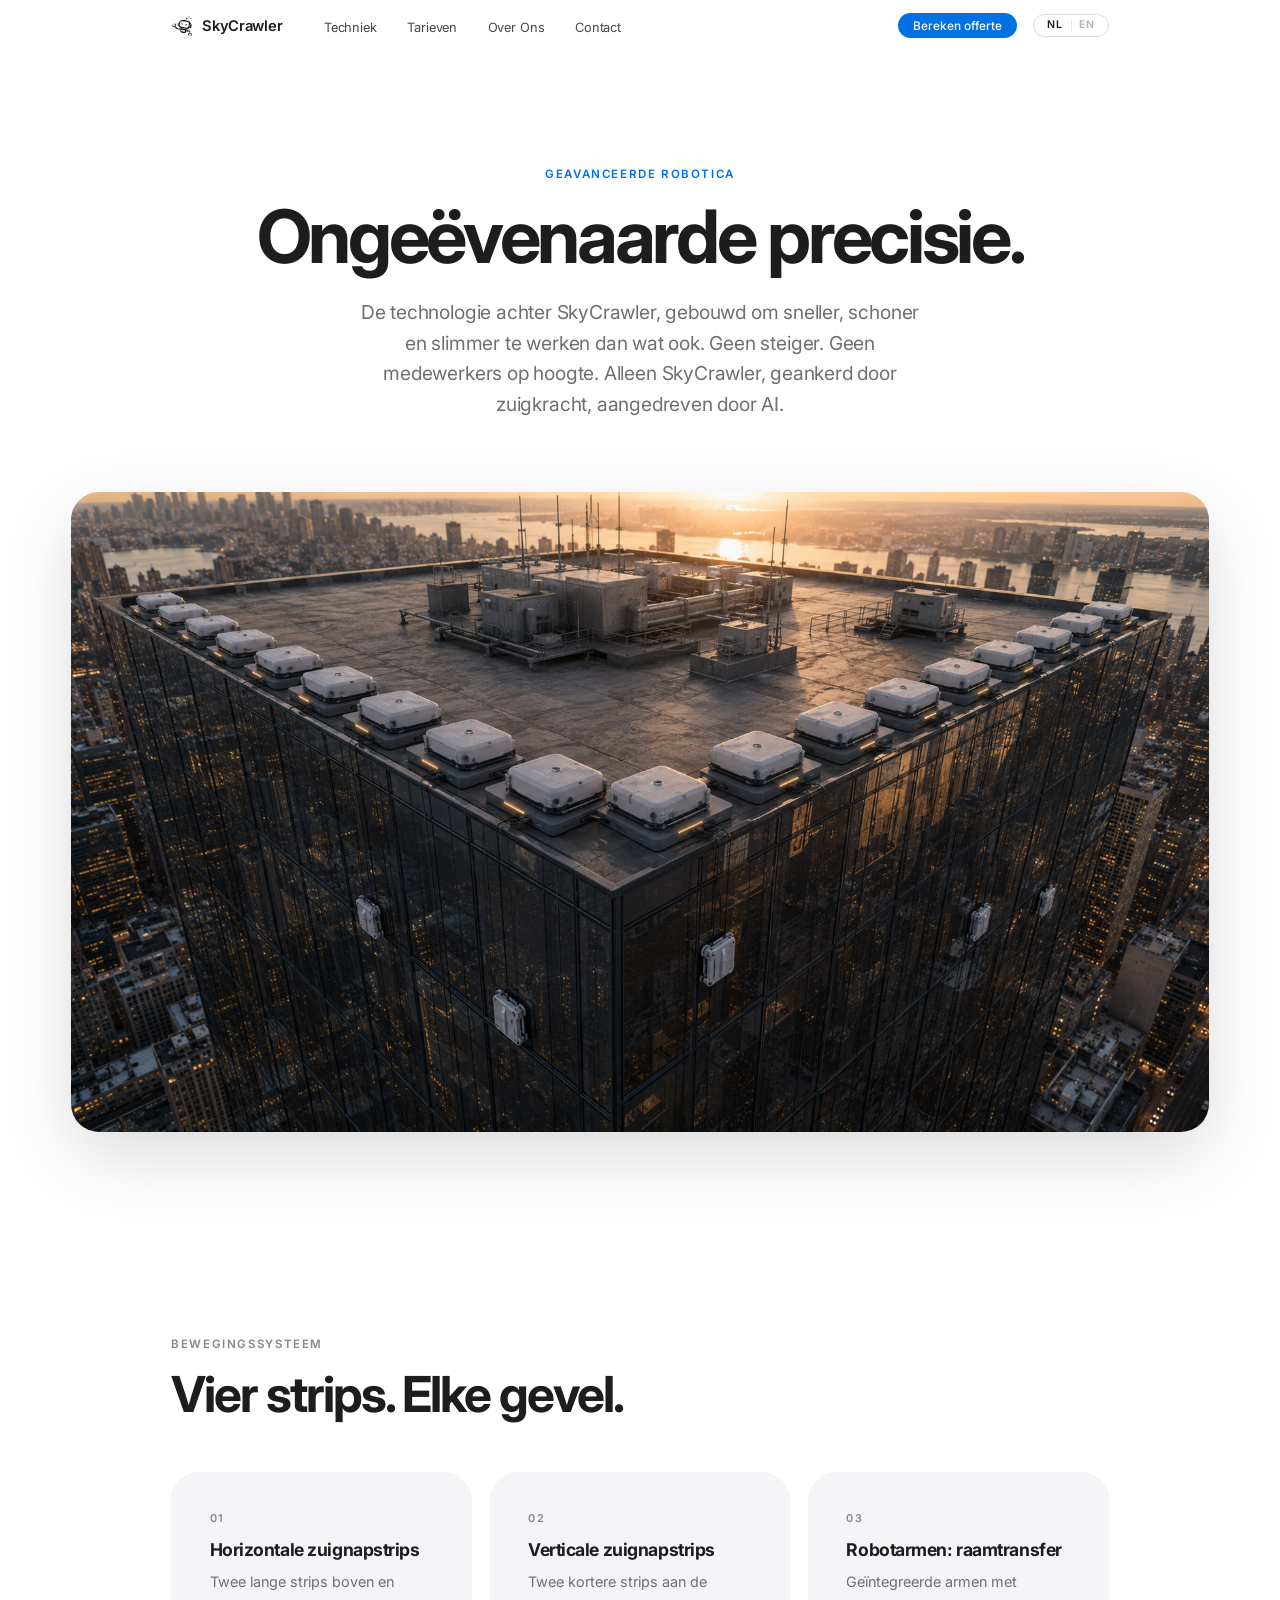
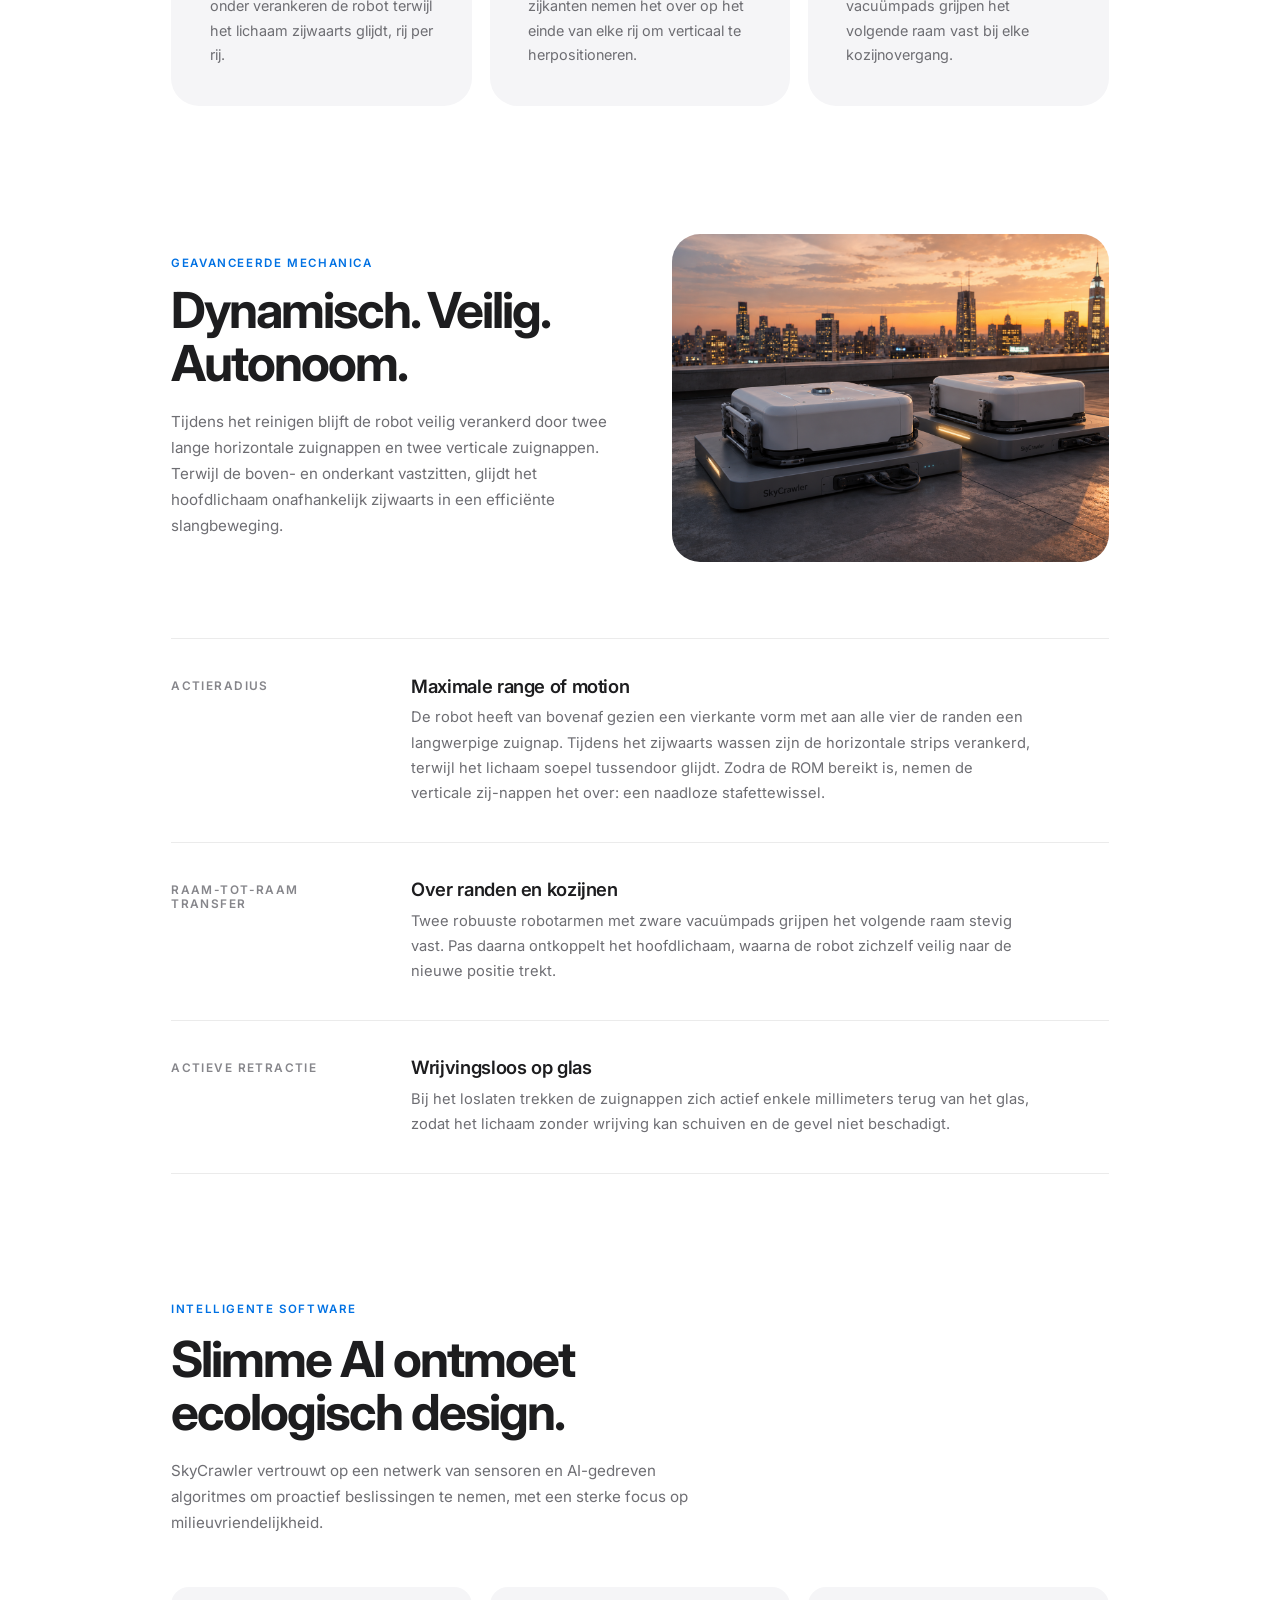
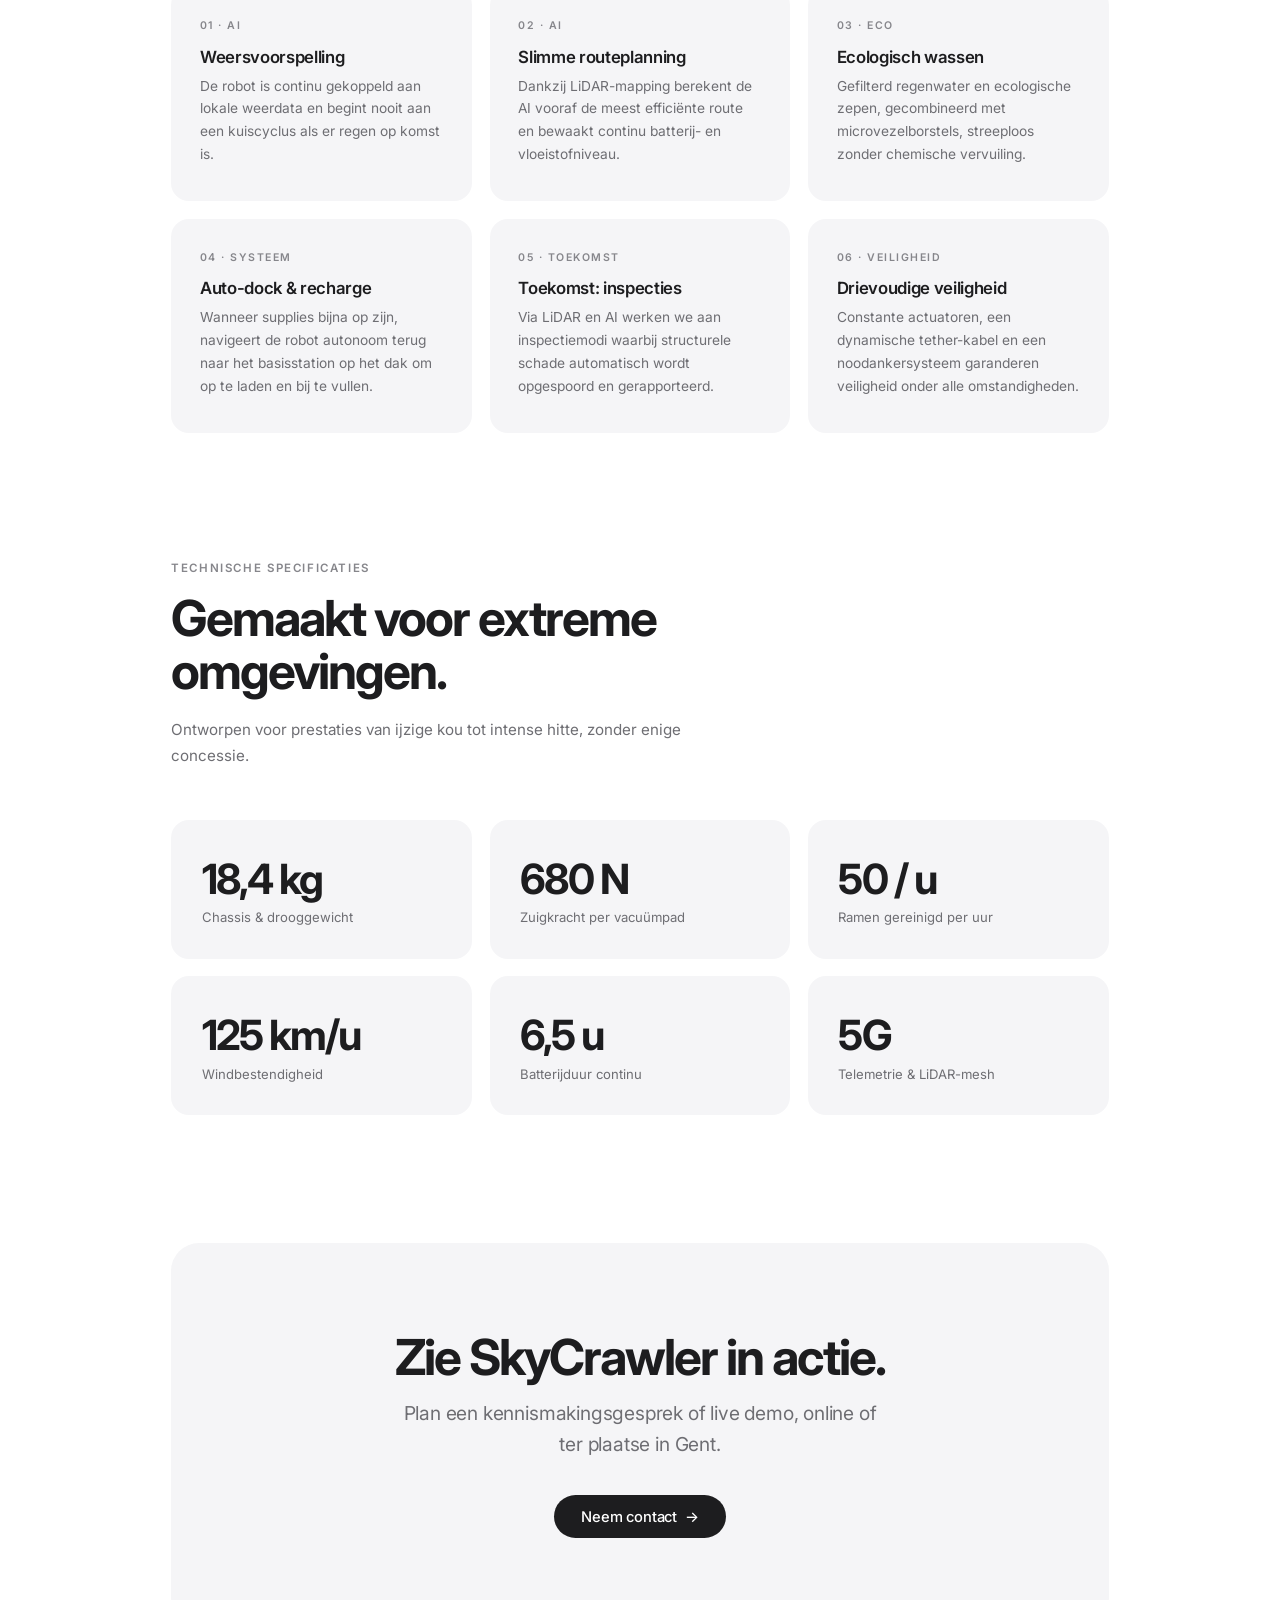
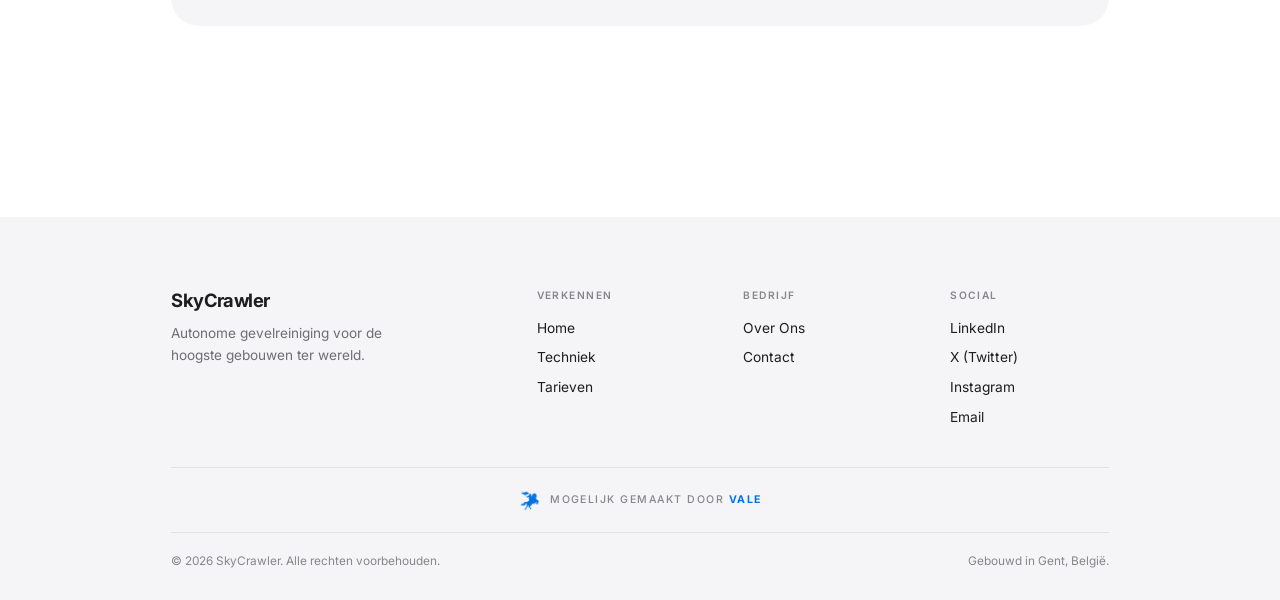
<file: techniek.html>
<!DOCTYPE html>
<html lang="nl">
<head>
  <meta charset="UTF-8" />
  <meta name="viewport" content="width=device-width, initial-scale=1.0" />
  <title>SkyCrawler | Techniek</title>
  <meta name="description" content="De technologie achter SkyCrawler, gebouwd om sneller, schoner en slimmer te werken dan wat ook." />
  <link rel="icon" type="image/png" href="black_robot_logo_transparent.png">
  <link rel="preconnect" href="https://fonts.googleapis.com">
  <link rel="preconnect" href="https://fonts.gstatic.com" crossorigin>
  <link href="https://fonts.googleapis.com/css2?family=Inter:wght@400;500;600;700&display=swap" rel="stylesheet">
  <link rel="stylesheet" href="style.css">
</head>
<body>

  <header class="nav">
    <div class="nav-inner">
      <a class="nav-brand" href="./">
        <img src="black_robot_logo_transparent.png" alt="SkyCrawler logo">
        <span>SkyCrawler</span>
      </a>
      <ul class="nav-links">
        <li><a href="techniek"><span class="t" data-nl="Techniek" data-en="Technology">Techniek</span></a></li>
        <li><a href="tarieven"><span class="t" data-nl="Tarieven" data-en="Pricing">Tarieven</span></a></li>
        <li><a href="businessplan"><span class="t" data-nl="Over Ons" data-en="About Us">Over Ons</span></a></li>
        <li><a href="contact">Contact</a></li>
      </ul>
      <div class="nav-right">
        <a class="nav-cta" href="tarieven#calculator"><span class="t" data-nl="Bereken offerte" data-en="Get a quote">Bereken offerte</span></a>
        <div class="lang-toggle">
          <button class="lang-btn active" data-lang="nl">NL</button>
          <span class="lang-sep">|</span>
          <button class="lang-btn" data-lang="en">EN</button>
        </div>
        <button class="hamburger" aria-label="Menu"><span></span><span></span><span></span></button>
      </div>
    </div>
  </header>
  <div class="mobile-menu">
    <a href="./">Home</a>
    <a href="techniek"><span class="t" data-nl="Techniek" data-en="Technology">Techniek</span></a>
    <a href="tarieven"><span class="t" data-nl="Tarieven" data-en="Pricing">Tarieven</span></a>
    <a href="businessplan"><span class="t" data-nl="Over Ons" data-en="About Us">Over Ons</span></a>
    <a href="contact">Contact</a>
  </div>

  <!-- ══ HERO ══ -->
  <section class="hero">
    <div class="wrap">
      <p class="eyebrow reveal"><span class="t" data-nl="Geavanceerde robotica" data-en="Advanced robotics">Geavanceerde robotica</span></p>
      <h1 class="display reveal"><span class="t" data-nl="Ongeëvenaarde precisie." data-en="Unparalleled precision.">Ongeëvenaarde precisie.</span></h1>
      <p class="lede reveal">
        <span class="t"
          data-nl="De technologie achter SkyCrawler, gebouwd om sneller, schoner en slimmer te werken dan wat ook. Geen steiger. Geen medewerkers op hoogte. Alleen SkyCrawler, geankerd door zuigkracht, aangedreven door AI."
          data-en="The technology behind SkyCrawler, built to work faster, cleaner and smarter than anything before it. No scaffold. No workers at height. Just SkyCrawler, anchored by suction, powered by AI.">
          De technologie achter SkyCrawler, gebouwd om sneller, schoner en slimmer te werken dan wat ook. Geen steiger. Geen medewerkers op hoogte. Alleen SkyCrawler, geankerd door zuigkracht, aangedreven door AI.
        </span>
      </p>
    </div>
    <div class="wrap-wide hero-media reveal">
      <img src="SkyCrawler%20Fleet01.png" alt="SkyCrawler fleet op een rooftop bij zonsondergang" />
    </div>
  </section>

  <!-- ══ MOVEMENT SYSTEM ══ -->
  <section class="section">
    <div class="wrap">
      <p class="eyebrow muted reveal"><span class="t" data-nl="Bewegingssysteem" data-en="Movement system">Bewegingssysteem</span></p>
      <h2 class="title-lg reveal" style="max-width:560px; margin-bottom:3.2rem;">
        <span class="t" data-nl="Vier strips. Elke gevel." data-en="Four strips. Any façade.">Vier strips. Elke gevel.</span>
      </h2>
      <div class="grid-3">
        <div class="card reveal">
          <p class="feat-idx">01</p>
          <h3 class="feat-title" style="font-size:1.1rem;"><span class="t" data-nl="Horizontale zuignapstrips" data-en="Horizontal suction pad strips">Horizontale zuignapstrips</span></h3>
          <p class="feat-body"><span class="t"
            data-nl="Twee lange strips boven en onder verankeren de robot terwijl het lichaam zijwaarts glijdt, rij per rij."
            data-en="Two long strips top and bottom anchor the robot while the body slides sideways, row by row.">Twee lange strips boven en onder verankeren de robot terwijl het lichaam zijwaarts glijdt, rij per rij.</span></p>
        </div>
        <div class="card reveal" style="transition-delay:.08s">
          <p class="feat-idx">02</p>
          <h3 class="feat-title" style="font-size:1.1rem;"><span class="t" data-nl="Verticale zuignapstrips" data-en="Vertical suction pad strips">Verticale zuignapstrips</span></h3>
          <p class="feat-body"><span class="t"
            data-nl="Twee kortere strips aan de zijkanten nemen het over op het einde van elke rij om verticaal te herpositioneren."
            data-en="Two shorter strips on the sides take over at each row end to reposition vertically.">Twee kortere strips aan de zijkanten nemen het over op het einde van elke rij om verticaal te herpositioneren.</span></p>
        </div>
        <div class="card reveal" style="transition-delay:.16s">
          <p class="feat-idx">03</p>
          <h3 class="feat-title" style="font-size:1.1rem;"><span class="t" data-nl="Robotarmen: raamtransfer" data-en="Robotic arms: window transfer">Robotarmen: raamtransfer</span></h3>
          <p class="feat-body"><span class="t"
            data-nl="Geïntegreerde armen met vacuümpads grijpen het volgende raam vast bij elke kozijnovergang."
            data-en="Integrated arms with vacuum pads grip the next window at every frame crossing.">Geïntegreerde armen met vacuümpads grijpen het volgende raam vast bij elke kozijnovergang.</span></p>
        </div>
      </div>
    </div>
  </section>

  <!-- ══ MECHANICS ══ -->
  <section class="section" style="padding-top:0;">
    <div class="wrap">
      <div class="split" style="margin-bottom:clamp(3rem,6vw,5rem);">
        <div>
          <p class="eyebrow reveal"><span class="t" data-nl="Geavanceerde mechanica" data-en="Advanced mechanics">Geavanceerde mechanica</span></p>
          <h2 class="title-lg reveal"><span class="t" data-nl="Dynamisch. Veilig. Autonoom." data-en="Dynamic. Safe. Autonomous.">Dynamisch. Veilig. Autonoom.</span></h2>
          <p class="body-txt reveal">
            <span class="t"
              data-nl="Tijdens het reinigen blijft de robot veilig verankerd door twee lange horizontale zuignappen en twee verticale zuignappen. Terwijl de boven- en onderkant vastzitten, glijdt het hoofdlichaam onafhankelijk zijwaarts in een efficiënte slangbeweging."
              data-en="While cleaning, the robot stays securely anchored via two long horizontal suction pads and two vertical suction pads. While top and bottom are locked, the body independently glides sideways in an efficient serpentine motion.">
              Tijdens het reinigen blijft de robot veilig verankerd door twee lange horizontale zuignappen en twee verticale zuignappen. Terwijl de boven- en onderkant vastzitten, glijdt het hoofdlichaam onafhankelijk zijwaarts in een efficiënte slangbeweging.
            </span>
          </p>
        </div>
        <img class="reveal" src="SkyCrawler%20Fleet02.png" alt="SkyCrawler fleet op het dak van een wolkenkrabber" />
      </div>

      <div class="detail-list reveal">
        <div class="detail-row">
          <p class="detail-key"><span class="t" data-nl="Actieradius" data-en="Range of motion">Actieradius</span></p>
          <div>
            <h3 class="detail-title"><span class="t" data-nl="Maximale range of motion" data-en="Maximum range of motion">Maximale range of motion</span></h3>
            <p class="detail-body"><span class="t"
              data-nl="De robot heeft van bovenaf gezien een vierkante vorm met aan alle vier de randen een langwerpige zuignap. Tijdens het zijwaarts wassen zijn de horizontale strips verankerd, terwijl het lichaam soepel tussendoor glijdt. Zodra de ROM bereikt is, nemen de verticale zij-nappen het over: een naadloze stafettewissel."
              data-en="Viewed from above, the robot is square with an elongated suction pad along all four edges. During lateral washing, the horizontal strips are anchored while the body smoothly glides between them. Once ROM is reached, the vertical side pads take over: a seamless relay.">De robot heeft van bovenaf gezien een vierkante vorm met aan alle vier de randen een langwerpige zuignap. Tijdens het zijwaarts wassen zijn de horizontale strips verankerd, terwijl het lichaam soepel tussendoor glijdt. Zodra de ROM bereikt is, nemen de verticale zij-nappen het over: een naadloze stafettewissel.</span></p>
          </div>
        </div>
        <div class="detail-row">
          <p class="detail-key"><span class="t" data-nl="Raam-tot-raam transfer" data-en="Window-to-window transfer">Raam-tot-raam transfer</span></p>
          <div>
            <h3 class="detail-title"><span class="t" data-nl="Over randen en kozijnen" data-en="Across edges and frames">Over randen en kozijnen</span></h3>
            <p class="detail-body"><span class="t"
              data-nl="Twee robuuste robotarmen met zware vacuümpads grijpen het volgende raam stevig vast. Pas daarna ontkoppelt het hoofdlichaam, waarna de robot zichzelf veilig naar de nieuwe positie trekt."
              data-en="Two robust robotic arms with heavy vacuum pads firmly grip the next window. Only then does the main body detach, after which the robot safely pulls itself to the new position.">Twee robuuste robotarmen met zware vacuümpads grijpen het volgende raam stevig vast. Pas daarna ontkoppelt het hoofdlichaam, waarna de robot zichzelf veilig naar de nieuwe positie trekt.</span></p>
          </div>
        </div>
        <div class="detail-row">
          <p class="detail-key"><span class="t" data-nl="Actieve retractie" data-en="Active retraction">Actieve retractie</span></p>
          <div>
            <h3 class="detail-title"><span class="t" data-nl="Wrijvingsloos op glas" data-en="Friction-free on glass">Wrijvingsloos op glas</span></h3>
            <p class="detail-body"><span class="t"
              data-nl="Bij het loslaten trekken de zuignappen zich actief enkele millimeters terug van het glas, zodat het lichaam zonder wrijving kan schuiven en de gevel niet beschadigt."
              data-en="When releasing, the suction pads actively retract a few millimetres from the glass, so the body slides without friction and the façade stays undamaged.">Bij het loslaten trekken de zuignappen zich actief enkele millimeters terug van het glas, zodat het lichaam zonder wrijving kan schuiven en de gevel niet beschadigt.</span></p>
          </div>
        </div>
      </div>
    </div>
  </section>

  <!-- ══ SOFTWARE ══ -->
  <section class="section" style="padding-top:0;">
    <div class="wrap">
      <p class="eyebrow reveal"><span class="t" data-nl="Intelligente software" data-en="Intelligent software">Intelligente software</span></p>
      <h2 class="title-lg reveal" style="max-width:600px; margin-bottom:1.2rem;">
        <span class="t" data-nl="Slimme AI ontmoet ecologisch design." data-en="Smart AI meets ecological design.">Slimme AI ontmoet ecologisch design.</span>
      </h2>
      <p class="body-txt reveal" style="max-width:560px; margin-bottom:3.2rem;">
        <span class="t"
          data-nl="SkyCrawler vertrouwt op een netwerk van sensoren en AI-gedreven algoritmes om proactief beslissingen te nemen, met een sterke focus op milieuvriendelijkheid."
          data-en="SkyCrawler relies on a network of sensors and AI-driven algorithms to proactively make decisions, with a strong focus on environmental responsibility.">
          SkyCrawler vertrouwt op een netwerk van sensoren en AI-gedreven algoritmes om proactief beslissingen te nemen, met een sterke focus op milieuvriendelijkheid.
        </span>
      </p>
      <div class="grid-3">
        <div class="value-card reveal">
          <p class="value-idx">01 · AI</p>
          <h3 class="value-title"><span class="t" data-nl="Weersvoorspelling" data-en="Weather prediction">Weersvoorspelling</span></h3>
          <p class="value-body"><span class="t"
            data-nl="De robot is continu gekoppeld aan lokale weerdata en begint nooit aan een kuiscyclus als er regen op komst is."
            data-en="The robot is continuously linked to local weather data and never begins a cleaning cycle when rain is forecast.">De robot is continu gekoppeld aan lokale weerdata en begint nooit aan een kuiscyclus als er regen op komst is.</span></p>
        </div>
        <div class="value-card reveal" style="transition-delay:.05s">
          <p class="value-idx">02 · AI</p>
          <h3 class="value-title"><span class="t" data-nl="Slimme routeplanning" data-en="Smart route planning">Slimme routeplanning</span></h3>
          <p class="value-body"><span class="t"
            data-nl="Dankzij LiDAR-mapping berekent de AI vooraf de meest efficiënte route en bewaakt continu batterij- en vloeistofniveau."
            data-en="Using LiDAR mapping, the AI pre-calculates the most efficient route and continuously monitors battery and fluid levels.">Dankzij LiDAR-mapping berekent de AI vooraf de meest efficiënte route en bewaakt continu batterij- en vloeistofniveau.</span></p>
        </div>
        <div class="value-card reveal" style="transition-delay:.1s">
          <p class="value-idx">03 · ECO</p>
          <h3 class="value-title"><span class="t" data-nl="Ecologisch wassen" data-en="Eco-friendly washing">Ecologisch wassen</span></h3>
          <p class="value-body"><span class="t"
            data-nl="Gefilterd regenwater en ecologische zepen, gecombineerd met microvezelborstels, streeploos zonder chemische vervuiling."
            data-en="Filtered rainwater and ecological soaps, combined with microfibre brushes, streak-free results without chemical pollution.">Gefilterd regenwater en ecologische zepen, gecombineerd met microvezelborstels, streeploos zonder chemische vervuiling.</span></p>
        </div>
        <div class="value-card reveal" style="transition-delay:.15s">
          <p class="value-idx">04 · <span class="t" data-nl="SYSTEEM" data-en="SYSTEM">SYSTEEM</span></p>
          <h3 class="value-title"><span class="t" data-nl="Auto-dock & recharge" data-en="Auto-dock & recharge">Auto-dock & recharge</span></h3>
          <p class="value-body"><span class="t"
            data-nl="Wanneer supplies bijna op zijn, navigeert de robot autonoom terug naar het basisstation op het dak om op te laden en bij te vullen."
            data-en="When supplies run low, the robot autonomously navigates back to its rooftop base station to recharge and refill.">Wanneer supplies bijna op zijn, navigeert de robot autonoom terug naar het basisstation op het dak om op te laden en bij te vullen.</span></p>
        </div>
        <div class="value-card reveal" style="transition-delay:.2s">
          <p class="value-idx">05 · <span class="t" data-nl="TOEKOMST" data-en="FUTURE">TOEKOMST</span></p>
          <h3 class="value-title"><span class="t" data-nl="Toekomst: inspecties" data-en="Future: inspections">Toekomst: inspecties</span></h3>
          <p class="value-body"><span class="t"
            data-nl="Via LiDAR en AI werken we aan inspectiemodi waarbij structurele schade automatisch wordt opgespoord en gerapporteerd."
            data-en="Using LiDAR and AI, we’re building inspection modes that automatically detect and report structural damage.">Via LiDAR en AI werken we aan inspectiemodi waarbij structurele schade automatisch wordt opgespoord en gerapporteerd.</span></p>
        </div>
        <div class="value-card reveal" style="transition-delay:.25s">
          <p class="value-idx">06 · <span class="t" data-nl="VEILIGHEID" data-en="SAFETY">VEILIGHEID</span></p>
          <h3 class="value-title"><span class="t" data-nl="Drievoudige veiligheid" data-en="Triple safety">Drievoudige veiligheid</span></h3>
          <p class="value-body"><span class="t"
            data-nl="Constante actuatoren, een dynamische tether-kabel en een noodankersysteem garanderen veiligheid onder alle omstandigheden."
            data-en="Constant actuators, a dynamic tether cable and an emergency anchor system guarantee safety under all conditions.">Constante actuatoren, een dynamische tether-kabel en een noodankersysteem garanderen veiligheid onder alle omstandigheden.</span></p>
        </div>
      </div>
    </div>
  </section>

  <!-- ══ SPECS ══ -->
  <section class="section" style="padding-top:0;">
    <div class="wrap">
      <p class="eyebrow muted reveal"><span class="t" data-nl="Technische specificaties" data-en="Technical specifications">Technische specificaties</span></p>
      <h2 class="title-lg reveal" style="max-width:600px; margin-bottom:1.2rem;">
        <span class="t" data-nl="Gemaakt voor extreme omgevingen." data-en="Built for extreme environments.">Gemaakt voor extreme omgevingen.</span>
      </h2>
      <p class="body-txt reveal" style="max-width:520px; margin-bottom:3.2rem;">
        <span class="t"
          data-nl="Ontworpen voor prestaties van ijzige kou tot intense hitte, zonder enige concessie."
          data-en="Engineered for performance from freezing cold to intense heat, without compromise.">
          Ontworpen voor prestaties van ijzige kou tot intense hitte, zonder enige concessie.
        </span>
      </p>
      <div class="spec-grid">
        <div class="spec-cell reveal">
          <p class="spec-num">18,4 kg</p>
          <p class="spec-label"><span class="t" data-nl="Chassis & drooggewicht" data-en="Chassis & dry weight">Chassis & drooggewicht</span></p>
        </div>
        <div class="spec-cell reveal" style="transition-delay:.05s">
          <p class="spec-num">680 N</p>
          <p class="spec-label"><span class="t" data-nl="Zuigkracht per vacuümpad" data-en="Suction force per pad">Zuigkracht per vacuümpad</span></p>
        </div>
        <div class="spec-cell reveal" style="transition-delay:.1s">
          <p class="spec-num">50 / u</p>
          <p class="spec-label"><span class="t" data-nl="Ramen gereinigd per uur" data-en="Windows cleaned per hour">Ramen gereinigd per uur</span></p>
        </div>
        <div class="spec-cell reveal" style="transition-delay:.15s">
          <p class="spec-num">125 km/u</p>
          <p class="spec-label"><span class="t" data-nl="Windbestendigheid" data-en="Wind resistance">Windbestendigheid</span></p>
        </div>
        <div class="spec-cell reveal" style="transition-delay:.2s">
          <p class="spec-num">6,5 u</p>
          <p class="spec-label"><span class="t" data-nl="Batterijduur continu" data-en="Continuous battery life">Batterijduur continu</span></p>
        </div>
        <div class="spec-cell reveal" style="transition-delay:.25s">
          <p class="spec-num">5G</p>
          <p class="spec-label"><span class="t" data-nl="Telemetrie & LiDAR-mesh" data-en="Telemetry & LiDAR mesh">Telemetrie & LiDAR-mesh</span></p>
        </div>
      </div>
    </div>
  </section>

  <!-- ══ CTA ══ -->
  <section class="section-tight" style="padding-top:0;">
    <div class="wrap">
      <div class="cta-band reveal">
        <h2 class="title-lg"><span class="t" data-nl="Zie SkyCrawler in actie." data-en="See SkyCrawler in action.">Zie SkyCrawler in actie.</span></h2>
        <p class="lede">
          <span class="t"
            data-nl="Plan een kennismakingsgesprek of live demo, online of ter plaatse in Gent."
            data-en="Book an introductory call or live demo, online or on-site in Ghent.">
            Plan een kennismakingsgesprek of live demo, online of ter plaatse in Gent.
          </span>
        </p>
        <a href="contact" class="btn btn-dark"><span class="t" data-nl="Neem contact" data-en="Contact us">Neem contact</span> <span class="arr">→</span></a>
      </div>
    </div>
  </section>

  <footer></footer>
  <script src="main.js"></script>
</body>
</html>
</file>
<file: style.css>
/* ═══════════════════════════════════════════
   SkyCrawler V2 - Design System
   Light, minimal, Apple-inspired
   ═══════════════════════════════════════════ */

*, *::before, *::after { box-sizing: border-box; margin: 0; padding: 0; }

:root {
  --ink: #1d1d1f;
  --mid: #6e6e73;
  --faint: #86868b;
  --bg: #ffffff;
  --panel: #f5f5f7;
  --hairline: rgba(0, 0, 0, 0.08);
  --accent: #0071e3;
  --accent-hover: #0077ed;
  --radius: 28px;
  --radius-sm: 18px;
  --nav-h: 52px;
  --ease: cubic-bezier(0.25, 0.46, 0.45, 0.94);
}

html { scroll-behavior: smooth; -webkit-text-size-adjust: 100%; }

body {
  font-family: 'Inter', -apple-system, BlinkMacSystemFont, 'SF Pro Text', sans-serif;
  background: var(--bg);
  color: var(--ink);
  overflow-x: hidden;
  -webkit-font-smoothing: antialiased;
  text-rendering: optimizeLegibility;
}

img { max-width: 100%; display: block; }
a { color: inherit; }

::selection { background: rgba(0, 113, 227, 0.18); }

/* ── LAYOUT ── */
.wrap { max-width: 1040px; margin: 0 auto; padding: 0 max(22px, 4vw); }
.wrap-wide { max-width: 1240px; margin: 0 auto; padding: 0 max(22px, 4vw); }

.section { padding: clamp(5rem, 10vw, 8.5rem) 0; }
.section-tight { padding: clamp(3.5rem, 7vw, 5.5rem) 0; }

/* ── NAV ── */
.nav {
  position: fixed; top: 0; left: 0; right: 0; z-index: 500;
  height: var(--nav-h);
  background: rgba(255, 255, 255, 0.72);
  -webkit-backdrop-filter: saturate(180%) blur(20px);
  backdrop-filter: saturate(180%) blur(20px);
  border-bottom: 1px solid transparent;
  transition: border-color 0.3s ease, background 0.3s ease;
}
.nav.scrolled { border-bottom-color: var(--hairline); background: rgba(255, 255, 255, 0.85); }
.nav.nav-clear {
  background: transparent;
  -webkit-backdrop-filter: none; backdrop-filter: none;
  border-bottom-color: transparent;
}
.nav-inner {
  max-width: 1040px; margin: 0 auto; height: 100%;
  padding: 0 max(22px, 4vw);
  display: flex; align-items: center; gap: 2.2rem;
}
.nav-brand { display: flex; align-items: center; gap: 0.6rem; text-decoration: none; margin-right: 0.4rem; }
.nav-brand img { height: 22px; width: auto; }
.nav-brand span { font-size: 0.92rem; font-weight: 600; letter-spacing: -0.02em; color: var(--ink); }
.nav-links { list-style: none; display: flex; gap: 1.9rem; align-items: center; }
.nav-links a {
  text-decoration: none; font-size: 0.8rem; font-weight: 400;
  color: rgba(0, 0, 0, 0.72); letter-spacing: -0.01em;
  transition: color 0.2s ease;
}
.nav-links a:hover, .nav-links a.active { color: var(--ink); }
.nav-links a.active { font-weight: 600; }
.nav-right { margin-left: auto; display: flex; align-items: center; gap: 1rem; }
.nav-cta {
  display: none; text-decoration: none;
  font-size: 0.74rem; font-weight: 500; color: #fff;
  background: var(--accent); padding: 0.36rem 0.95rem; border-radius: 980px;
  transition: background 0.2s ease;
}
.nav-cta:hover { background: var(--accent-hover); }
@media (min-width: 900px) { .nav-cta { display: inline-block; } }

.lang-toggle {
  display: flex; align-items: center; gap: 0.4rem;
  border: 1px solid rgba(0, 0, 0, 0.14); border-radius: 980px;
  padding: 0.3rem 0.8rem;
}
.lang-btn {
  background: none; border: none; cursor: pointer; font-family: inherit;
  font-size: 0.66rem; font-weight: 600; letter-spacing: 0.1em; line-height: 1;
  color: rgba(0, 0, 0, 0.3); padding: 0; transition: color 0.25s ease;
}
.lang-btn.active { color: var(--ink); }
.lang-sep { font-size: 0.6rem; color: rgba(0, 0, 0, 0.14); user-select: none; }

.hamburger {
  display: none; background: none; border: none; cursor: pointer;
  width: 34px; height: 34px; position: relative; z-index: 610;
}
.hamburger span {
  display: block; width: 17px; height: 1.5px; background: var(--ink);
  margin: 4px auto; border-radius: 2px; transition: transform 0.3s var(--ease), opacity 0.2s;
}
.hamburger.open span:nth-child(1) { transform: translateY(5.5px) rotate(45deg); }
.hamburger.open span:nth-child(2) { opacity: 0; }
.hamburger.open span:nth-child(3) { transform: translateY(-5.5px) rotate(-45deg); }

.mobile-menu {
  position: fixed; inset: 0; z-index: 600;
  background: rgba(255, 255, 255, 0.94);
  -webkit-backdrop-filter: blur(24px); backdrop-filter: blur(24px);
  display: flex; flex-direction: column; justify-content: center;
  padding: 0 2.2rem; gap: 0.4rem;
  opacity: 0; pointer-events: none; transition: opacity 0.3s ease;
}
.mobile-menu.open { opacity: 1; pointer-events: auto; }
.mobile-menu a {
  text-decoration: none; color: var(--ink);
  font-size: 1.7rem; font-weight: 600; letter-spacing: -0.03em;
  padding: 0.7rem 0; border-bottom: 1px solid var(--hairline);
  opacity: 0; transform: translateY(12px);
  transition: opacity 0.4s ease, transform 0.4s var(--ease);
}
.mobile-menu.open a { opacity: 1; transform: translateY(0); }
.mobile-menu.open a:nth-child(1) { transition-delay: 0.05s; }
.mobile-menu.open a:nth-child(2) { transition-delay: 0.1s; }
.mobile-menu.open a:nth-child(3) { transition-delay: 0.15s; }
.mobile-menu.open a:nth-child(4) { transition-delay: 0.2s; }
.mobile-menu.open a:nth-child(5) { transition-delay: 0.25s; }

@media (max-width: 820px) {
  .nav-links { display: none; }
  .hamburger { display: block; }
}

/* ── TYPE ── */
.eyebrow {
  font-size: 0.72rem; font-weight: 600; letter-spacing: 0.14em;
  text-transform: uppercase; color: var(--accent); margin-bottom: 1.1rem;
}
.eyebrow.muted { color: var(--faint); }
.display {
  font-size: clamp(2.6rem, 6.4vw, 4.6rem); font-weight: 700;
  letter-spacing: -0.045em; line-height: 1.03; color: var(--ink);
}
.title-lg {
  font-size: clamp(2rem, 4.2vw, 3.1rem); font-weight: 700;
  letter-spacing: -0.04em; line-height: 1.06; color: var(--ink);
}
.title-md {
  font-size: clamp(1.45rem, 2.6vw, 2rem); font-weight: 700;
  letter-spacing: -0.03em; line-height: 1.15; color: var(--ink);
}
.lede {
  font-size: clamp(1rem, 1.7vw, 1.2rem); font-weight: 400;
  color: var(--mid); line-height: 1.6; letter-spacing: -0.01em;
}
.body-txt { font-size: 0.95rem; font-weight: 400; color: var(--mid); line-height: 1.72; }

/* ── BUTTONS ── */
.btn {
  display: inline-flex; align-items: center; gap: 0.5rem;
  padding: 0.8rem 1.7rem; border-radius: 980px;
  font-size: 0.92rem; font-weight: 500; letter-spacing: -0.01em;
  text-decoration: none; cursor: pointer; border: none; font-family: inherit;
  transition: background 0.2s ease, transform 0.2s var(--ease), box-shadow 0.2s ease;
}
.btn-primary { background: var(--accent); color: #fff; }
.btn-primary:hover { background: var(--accent-hover); transform: translateY(-1px); box-shadow: 0 10px 26px rgba(0, 113, 227, 0.28); }
.btn-dark { background: var(--ink); color: #fff; }
.btn-dark:hover { background: #000; transform: translateY(-1px); box-shadow: 0 10px 26px rgba(0, 0, 0, 0.16); }
.btn-link {
  display: inline-flex; align-items: center; gap: 0.35rem;
  font-size: 0.95rem; font-weight: 500; color: var(--accent);
  text-decoration: none; letter-spacing: -0.01em;
}
.btn-link .arr { transition: transform 0.2s var(--ease); display: inline-block; }
.btn-link:hover .arr { transform: translateX(3px); }
.btn-link:hover { text-decoration: underline; }

/* ── REVEAL ── */
.reveal { opacity: 0; transform: translateY(26px); transition: opacity 0.7s ease, transform 0.7s var(--ease); }
.reveal.vis { opacity: 1; transform: translateY(0); }
@media (prefers-reduced-motion: reduce) {
  .reveal { opacity: 1; transform: none; transition: none; }
}

/* ── CARDS ── */
.card {
  background: var(--panel); border-radius: var(--radius);
  padding: clamp(1.8rem, 3vw, 2.6rem);
}
.card-white {
  background: #fff; border: 1px solid var(--hairline); border-radius: var(--radius);
  padding: clamp(1.8rem, 3vw, 2.6rem);
}

/* ── WATERCOLOR HERO (homepage) ── */
.hero-full {
  position: relative;
  min-height: min(92vh, 860px);
  display: flex; flex-direction: column; justify-content: center;
  background: #fff url('ChatGPT%20Image%202%20jul%202026%2C%2019_45_48.png') center top / cover no-repeat;
}
.hero-full::after {
  content: ''; position: absolute; left: 0; right: 0; bottom: 0; height: 26%;
  background: linear-gradient(to bottom, rgba(255, 255, 255, 0) 0%, #fff 100%);
  pointer-events: none;
}
.hero-full > .wrap { position: relative; z-index: 2; }
@media (max-width: 600px) {
  .hero-full { min-height: 78vh; }
}

/* ── HERO (shared) ── */
.hero { padding: calc(var(--nav-h) + clamp(4rem, 9vw, 7.5rem)) 0 clamp(3rem, 6vw, 5rem); text-align: center; }
.hero .display { max-width: 820px; margin: 0 auto 1.4rem; }
.hero .lede { max-width: 560px; margin: 0 auto 2.4rem; }
.hero-actions { display: flex; gap: 1.6rem; align-items: center; justify-content: center; flex-wrap: wrap; }

.hero-media { margin-top: clamp(2.5rem, 6vw, 4.5rem); }
.hero-media img {
  width: 100%; border-radius: var(--radius);
  box-shadow: 0 24px 70px rgba(0, 0, 0, 0.14);
}

/* ── STAT / PROBLEM CARDS ── */
.grid-3 { display: grid; grid-template-columns: repeat(3, 1fr); gap: 1.1rem; }
.grid-2 { display: grid; grid-template-columns: 1fr 1fr; gap: 1.1rem; }

.stat-card { display: flex; flex-direction: column; }
.stat-cat {
  font-size: 0.66rem; font-weight: 700; letter-spacing: 0.18em;
  text-transform: uppercase; color: var(--faint); margin-bottom: 2.2rem;
}
.stat-big {
  font-size: clamp(2.6rem, 5vw, 3.8rem); font-weight: 700;
  letter-spacing: -0.05em; color: var(--ink); line-height: 1; margin-bottom: 0.5rem;
}
.stat-unit { font-size: 0.8rem; font-weight: 500; color: var(--faint); margin-bottom: 1.4rem; }
.stat-title { font-size: 1.05rem; font-weight: 600; letter-spacing: -0.02em; color: var(--ink); margin-bottom: 0.6rem; }
.stat-body { font-size: 0.88rem; color: var(--mid); line-height: 1.68; }
.stat-note {
  margin-top: 1.6rem; padding-top: 1.2rem; border-top: 1px solid var(--hairline);
  font-size: 0.78rem; color: var(--faint); line-height: 1.6;
}
.stat-note strong { color: var(--mid); font-weight: 600; }

/* ── COMPARISON BARS ── */
.chart-grid { display: grid; grid-template-columns: repeat(2, 1fr); gap: 1.1rem; }
.chart-card { background: #fff; border: 1px solid var(--hairline); border-radius: var(--radius); padding: 2rem 2.2rem 1.7rem; }
.chart-hd {
  font-size: 0.7rem; font-weight: 600; letter-spacing: 0.12em;
  text-transform: uppercase; color: var(--faint); margin-bottom: 1.6rem;
}
.bars { display: flex; gap: 2.4rem; height: 150px; align-items: flex-end; justify-content: center; border-bottom: 1px solid var(--hairline); }
.bar-col { display: flex; flex-direction: column; align-items: center; justify-content: flex-end; height: 100%; }
.bar-val { font-size: 0.82rem; font-weight: 600; color: var(--mid); margin-bottom: 0.5rem; white-space: nowrap; }
.bar-val.hi { color: var(--accent); }
.bar {
  width: 44px; border-radius: 8px 8px 0 0; height: 0;
  transition: height 1.2s var(--ease);
}
.bar.grey { background: #d8d8dc; }
.bar.blue { background: linear-gradient(to top, #0058b0, var(--accent)); }
.bar.animated { height: var(--h); }
.bar-x { display: flex; gap: 2.4rem; justify-content: center; padding-top: 0.7rem; }
.bar-x span { width: 44px; min-width: max-content; text-align: center; font-size: 0.72rem; color: var(--faint); }

/* ── FEATURE LIST ── */
.feat-grid { display: grid; grid-template-columns: repeat(3, 1fr); gap: clamp(1.6rem, 3vw, 2.8rem); }
.feat-idx { font-size: 0.68rem; font-weight: 600; letter-spacing: 0.14em; color: var(--faint); margin-bottom: 0.9rem; }
.feat-title { font-size: 1.25rem; font-weight: 700; letter-spacing: -0.025em; color: var(--ink); margin-bottom: 0.6rem; }
.feat-body { font-size: 0.9rem; color: var(--mid); line-height: 1.7; }

/* ── TRUST CAROUSEL ── */
.carousel-outer {
  overflow: hidden;
  -webkit-mask-image: linear-gradient(90deg, transparent 0%, #000 12%, #000 88%, transparent 100%);
  mask-image: linear-gradient(90deg, transparent 0%, #000 12%, #000 88%, transparent 100%);
}
.carousel-track { display: flex; align-items: center; animation: sc-car 36s linear infinite; width: max-content; }
@keyframes sc-car { from { transform: translateX(0); } to { transform: translateX(-50%); } }
.logo-item {
  padding: 0 3rem; white-space: nowrap; font-size: 0.8rem; font-weight: 700;
  letter-spacing: 0.08em; color: #c2c5cc; text-transform: uppercase; line-height: 3;
}
.logo-item.serif { font-style: italic; text-transform: none; letter-spacing: 0.02em; font-weight: 600; }

/* ── CTA BAND ── */
.cta-band { background: var(--panel); border-radius: var(--radius); padding: clamp(3.2rem, 7vw, 5.5rem) clamp(1.6rem, 5vw, 4rem); text-align: center; }
.cta-band .title-lg { margin-bottom: 0.9rem; }
.cta-band .lede { max-width: 480px; margin: 0 auto 2.2rem; }

/* ── SPEC GRID (techniek) ── */
.spec-grid { display: grid; grid-template-columns: repeat(3, 1fr); gap: 1.1rem; }
.spec-cell { background: var(--panel); border-radius: var(--radius-sm); padding: 2.1rem 1.9rem; }
.spec-num {
  font-size: clamp(1.9rem, 3.4vw, 2.6rem); font-weight: 700;
  letter-spacing: -0.045em; color: var(--ink); margin-bottom: 0.35rem;
}
.spec-label { font-size: 0.82rem; color: var(--mid); }

/* ── SPLIT (image + text) ── */
.split { display: grid; grid-template-columns: 1fr 1fr; gap: clamp(2.2rem, 5vw, 4.5rem); align-items: center; }
.split img { width: 100%; border-radius: var(--radius); aspect-ratio: 4 / 3; object-fit: cover; }
.split .eyebrow { margin-bottom: 0.9rem; }
.split .title-lg { margin-bottom: 1.2rem; max-width: 460px; }
.split .body-txt + .body-txt { margin-top: 1rem; }

/* ── DETAIL ROWS (techniek mechanics) ── */
.detail-list { border-top: 1px solid var(--hairline); }
.detail-row {
  display: grid; grid-template-columns: 200px 1fr; gap: 2.5rem;
  padding: 2.2rem 0; border-bottom: 1px solid var(--hairline);
}
.detail-key { font-size: 0.74rem; font-weight: 600; letter-spacing: 0.12em; text-transform: uppercase; color: var(--faint); padding-top: 0.3rem; }
.detail-title { font-size: 1.15rem; font-weight: 600; letter-spacing: -0.02em; color: var(--ink); margin-bottom: 0.55rem; }
.detail-body { font-size: 0.92rem; color: var(--mid); line-height: 1.72; max-width: 620px; }

/* ── CALCULATOR ── */
.calc-grid { display: grid; grid-template-columns: 1fr 1fr; gap: 1.1rem; align-items: stretch; }
.calc-panel { background: var(--panel); border-radius: var(--radius); padding: clamp(2rem, 3.4vw, 2.8rem); }
.panel-title {
  font-size: 0.72rem; font-weight: 600; letter-spacing: 0.13em;
  text-transform: uppercase; color: var(--faint); margin-bottom: 2rem;
}
.field-slider { margin-bottom: 2.1rem; }
.field-slider label {
  display: flex; justify-content: space-between; align-items: baseline;
  font-size: 0.88rem; font-weight: 500; color: var(--ink); margin-bottom: 0.85rem; gap: 1rem;
}
.field-slider label output { font-size: 0.86rem; font-weight: 600; color: var(--accent); white-space: nowrap; }
input[type="range"] {
  width: 100%; -webkit-appearance: none; appearance: none; height: 3px;
  background: rgba(0, 0, 0, 0.12); outline: none; border-radius: 3px; cursor: pointer;
}
input[type="range"]::-webkit-slider-thumb {
  -webkit-appearance: none; width: 20px; height: 20px; border-radius: 50%;
  background: #fff; border: 1px solid rgba(0, 0, 0, 0.08);
  box-shadow: 0 2px 8px rgba(0, 0, 0, 0.22); cursor: pointer;
}
input[type="range"]::-moz-range-thumb {
  width: 20px; height: 20px; border-radius: 50%;
  background: #fff; border: 1px solid rgba(0, 0, 0, 0.08);
  box-shadow: 0 2px 8px rgba(0, 0, 0, 0.22); cursor: pointer;
}
.output-panel { background: var(--ink); color: #fff; border-radius: var(--radius); padding: clamp(2rem, 3.4vw, 2.8rem); display: flex; flex-direction: column; }
.output-panel .panel-title { color: rgba(255, 255, 255, 0.45); }
.output-row {
  display: flex; justify-content: space-between; align-items: baseline;
  padding: 1rem 0; border-bottom: 1px solid rgba(255, 255, 255, 0.12);
}
.output-row .label { font-size: 0.88rem; color: rgba(255, 255, 255, 0.55); }
.output-row .value { font-size: 1rem; font-weight: 600; letter-spacing: -0.02em; }
.output-total { margin-top: auto; padding-top: 1.8rem; }
.output-total .label {
  font-size: 0.68rem; font-weight: 600; letter-spacing: 0.12em;
  text-transform: uppercase; color: rgba(255, 255, 255, 0.45); margin-bottom: 0.4rem;
}
.output-total .capex { font-size: clamp(1.9rem, 3.6vw, 2.7rem); font-weight: 700; letter-spacing: -0.04em; }
.output-total .opex { font-size: 1rem; color: rgba(255, 255, 255, 0.55); margin-top: 0.25rem; }
.output-panel .btn { margin-top: 1.8rem; justify-content: center; background: #fff; color: var(--ink); }
.output-panel .btn:hover { background: var(--panel); transform: translateY(-1px); }

/* ── FAQ ── */
.faq-list { border-top: 1px solid var(--hairline); }
.faq-item { border-bottom: 1px solid var(--hairline); }
.faq-question {
  width: 100%; background: none; border: none; text-align: left;
  display: flex; align-items: center; justify-content: space-between; gap: 2rem;
  padding: 1.5rem 0; cursor: pointer; font-family: inherit;
}
.faq-q-text { font-size: 1rem; font-weight: 500; letter-spacing: -0.015em; color: var(--ink); line-height: 1.45; }
.faq-icon {
  width: 26px; height: 26px; flex-shrink: 0; border-radius: 50%;
  background: var(--panel);
  display: flex; align-items: center; justify-content: center;
  color: var(--mid); transition: transform 0.35s var(--ease), background 0.2s;
}
.faq-item.open .faq-icon { transform: rotate(45deg); background: #e8e8ed; }
.faq-answer-wrap { overflow: hidden; max-height: 0; transition: max-height 0.4s var(--ease); }
.faq-item.open .faq-answer-wrap { max-height: 340px; }
.faq-answer { font-size: 0.9rem; color: var(--mid); line-height: 1.75; padding: 0 3rem 1.6rem 0; max-width: 680px; }

/* ── VALUES / TEAM (over ons) ── */
.value-card { background: var(--panel); border-radius: var(--radius-sm); padding: 2rem 1.8rem 2.2rem; transition: transform 0.3s var(--ease), box-shadow 0.3s ease; }
.value-card:hover { transform: translateY(-4px); box-shadow: 0 18px 40px rgba(0, 0, 0, 0.07); }
.value-idx { font-size: 0.66rem; font-weight: 600; letter-spacing: 0.14em; color: var(--faint); margin-bottom: 0.9rem; }
.value-title { font-size: 1.05rem; font-weight: 600; letter-spacing: -0.02em; color: var(--ink); margin-bottom: 0.5rem; }
.value-body { font-size: 0.86rem; color: var(--mid); line-height: 1.66; }

.team-card { border: 1px solid var(--hairline); border-radius: var(--radius-sm); padding: 1.7rem 1.8rem; }
.team-name { font-size: 1rem; font-weight: 600; letter-spacing: -0.02em; color: var(--ink); margin-bottom: 0.25rem; }
.team-role { font-size: 0.82rem; color: var(--mid); line-height: 1.5; }

/* ── CONTACT ── */
.contact-grid { display: grid; grid-template-columns: 1fr 1.1fr; gap: clamp(2.5rem, 5vw, 4.5rem); align-items: start; }
.info-head {
  font-size: 0.66rem; font-weight: 700; letter-spacing: 0.18em;
  text-transform: uppercase; color: var(--faint); margin-bottom: 0.9rem;
}
.contact-block + .contact-block { margin-top: 2.6rem; }
.contact-link {
  display: flex; align-items: center; justify-content: space-between;
  padding: 0.85rem 0; border-bottom: 1px solid var(--hairline);
  text-decoration: none; font-size: 0.92rem; font-weight: 500; color: var(--ink);
  transition: color 0.18s ease;
}
.contact-link:first-of-type { border-top: 1px solid var(--hairline); }
.contact-link:hover { color: var(--accent); }
.contact-link .arr { opacity: 0.3; transition: opacity 0.18s, transform 0.18s var(--ease); }
.contact-link:hover .arr { opacity: 1; transform: translateX(4px); }
.step { display: flex; align-items: flex-start; gap: 1rem; }
.step + .step { margin-top: 1.2rem; }
.step-n { font-size: 0.66rem; font-weight: 700; color: var(--accent); flex-shrink: 0; padding-top: 0.2rem; min-width: 22px; }
.step-txt { font-size: 0.9rem; color: var(--ink); line-height: 1.55; }
.step-txt small { display: block; font-size: 0.78rem; color: var(--faint); margin-top: 0.15rem; }

.form-panel { background: var(--panel); border-radius: var(--radius); padding: clamp(1.8rem, 3.4vw, 2.8rem); }
.form-grid { display: grid; grid-template-columns: 1fr 1fr; gap: 0.85rem; }
.form-full { grid-column: span 2; }
.form-field { display: flex; flex-direction: column; gap: 0.4rem; }
.form-field label {
  font-size: 0.7rem; font-weight: 600; letter-spacing: 0.06em;
  text-transform: uppercase; color: var(--faint);
}
.form-field input, .form-field textarea, .form-field select {
  padding: 0.9rem 1rem; border: 1px solid rgba(0, 0, 0, 0.1); border-radius: 12px;
  font-family: inherit; font-size: 0.92rem; color: var(--ink);
  background: #fff; outline: none; resize: none; appearance: none; -webkit-appearance: none;
  transition: border-color 0.2s ease, box-shadow 0.2s ease;
}
.form-field input:focus, .form-field textarea:focus, .form-field select:focus {
  border-color: var(--accent); box-shadow: 0 0 0 3.5px rgba(0, 113, 227, 0.14);
}
.form-field textarea { min-height: 140px; }
.form-field select {
  background-image: url("data:image/svg+xml,%3Csvg xmlns='http://www.w3.org/2000/svg' width='12' height='8' viewBox='0 0 12 8'%3E%3Cpath d='M1 1l5 5 5-5' stroke='%236e6e73' stroke-width='1.5' fill='none' stroke-linecap='round'/%3E%3C/svg%3E");
  background-repeat: no-repeat; background-position: right 1rem center;
  padding-right: 2.5rem; cursor: pointer;
}

/* ── FOOTER ── */
.footer { background: var(--panel); margin-top: clamp(4rem, 8vw, 7rem); }

/* City skyline variant (homepage) - full-bleed skyline backdrop, frosted panel on top */
.footer.footer-city {
  background: #fff;
  position: relative; overflow: hidden;
  padding: clamp(3.5rem, 7vw, 6rem) 0 clamp(2.5rem, 5vw, 4rem);
}
.footer-city .city-svg {
  position: absolute; inset: 0;
  width: 100%; height: 100%;
  display: block;
}
.footer-city .footer-inner {
  position: relative; z-index: 2;
  background: rgba(255, 255, 255, 0.55);
  -webkit-backdrop-filter: blur(22px) saturate(150%);
  backdrop-filter: blur(22px) saturate(150%);
  border: 1px solid rgba(255, 255, 255, 0.75);
  border-radius: 28px;
  box-shadow: 0 24px 70px rgba(16, 42, 90, 0.14);
  margin: 0 auto;
  width: calc(100% - max(32px, 4vw));
  max-width: 1140px;
}
.footer-inner { max-width: 1040px; margin: 0 auto; padding: clamp(3rem, 6vw, 4.5rem) max(22px, 4vw) 2rem; }
.footer-grid {
  display: grid; grid-template-columns: 2fr 1fr 1fr 1fr; gap: 2rem 3rem;
  padding-bottom: 2.6rem; border-bottom: 1px solid var(--hairline);
}
.footer-brand-name { font-size: 1.15rem; font-weight: 700; letter-spacing: -0.03em; color: var(--ink); margin-bottom: 0.7rem; }
.footer-tagline { font-size: 0.85rem; color: var(--mid); line-height: 1.65; max-width: 250px; }
.footer-col-hd {
  font-size: 0.64rem; font-weight: 600; letter-spacing: 0.14em;
  text-transform: uppercase; color: var(--faint); margin-bottom: 1rem;
}
.footer-links { list-style: none; display: flex; flex-direction: column; gap: 0.6rem; }
.footer-links a { text-decoration: none; font-size: 0.86rem; color: var(--ink); transition: color 0.18s; }
.footer-links a:hover { color: var(--mid); }
.footer-vale {
  display: flex; align-items: center; justify-content: center; gap: 0.6rem;
  padding: 1.3rem 0; border-bottom: 1px solid var(--hairline);
  text-decoration: none; transition: opacity 0.2s;
}
.footer-vale:hover { opacity: 0.7; }
.footer-vale .horse {
  display: inline-block; height: 22px; width: 22px; flex-shrink: 0; background: var(--accent);
  -webkit-mask: url("horseman_logo_transparent.png") no-repeat center / contain;
  mask: url("horseman_logo_transparent.png") no-repeat center / contain;
}
.footer-vale span { font-size: 0.66rem; font-weight: 500; letter-spacing: 0.14em; text-transform: uppercase; color: var(--faint); }
.footer-vale strong { font-weight: 700; color: var(--accent); }
.footer-btm {
  display: flex; align-items: center; justify-content: space-between;
  padding-top: 1.3rem; flex-wrap: wrap; gap: 0.5rem;
}
.footer-btm span { font-size: 0.74rem; color: var(--faint); }

/* ── RESPONSIVE ── */
@media (max-width: 900px) {
  .grid-3, .feat-grid, .spec-grid { grid-template-columns: 1fr 1fr; }
  .chart-grid, .calc-grid, .contact-grid, .split { grid-template-columns: 1fr; }
  .detail-row { grid-template-columns: 1fr; gap: 0.7rem; padding: 1.8rem 0; }
  .footer-grid { grid-template-columns: 1fr 1fr; }
  .footer-brand-col { grid-column: span 2; }
}
@media (max-width: 600px) {
  .grid-3, .grid-2, .feat-grid, .spec-grid { grid-template-columns: 1fr; }
  .hero-actions { flex-direction: column; gap: 1.1rem; }
  .footer-btm { flex-direction: column; text-align: center; }
}
</file>
